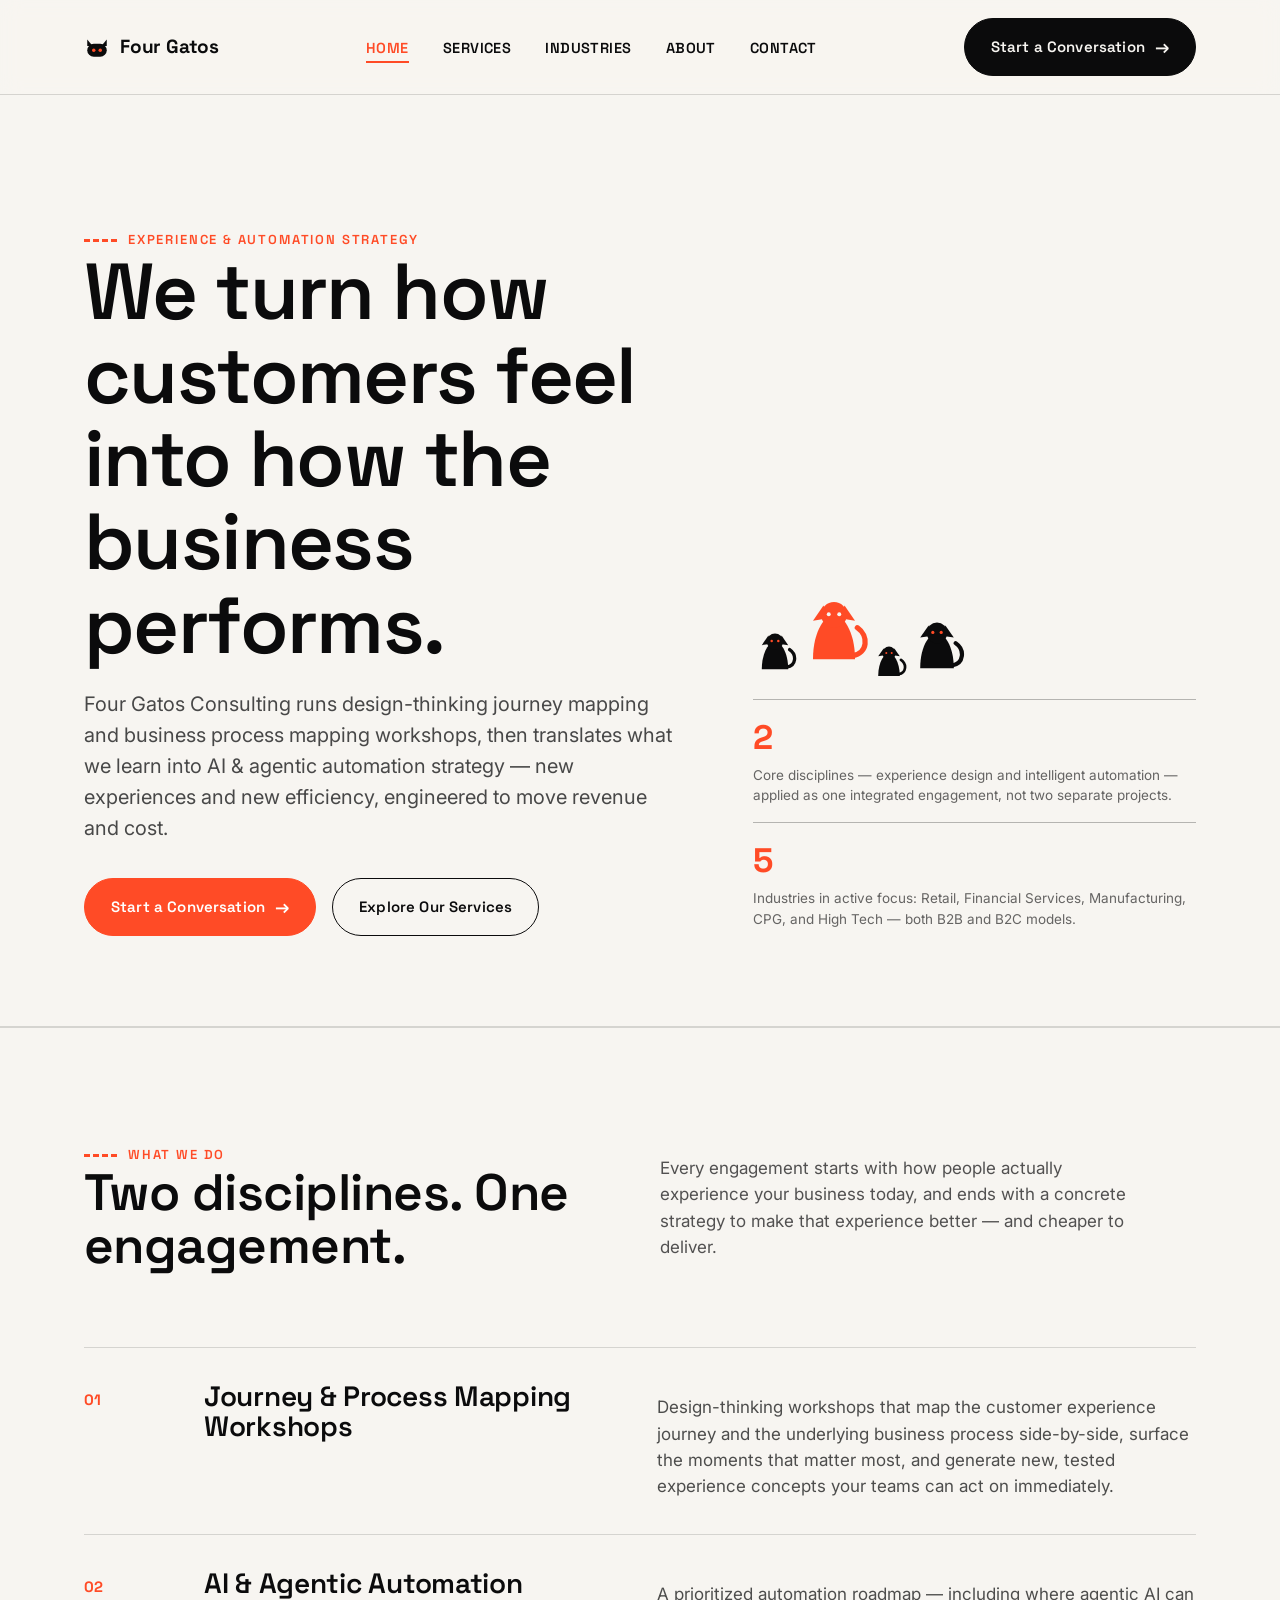
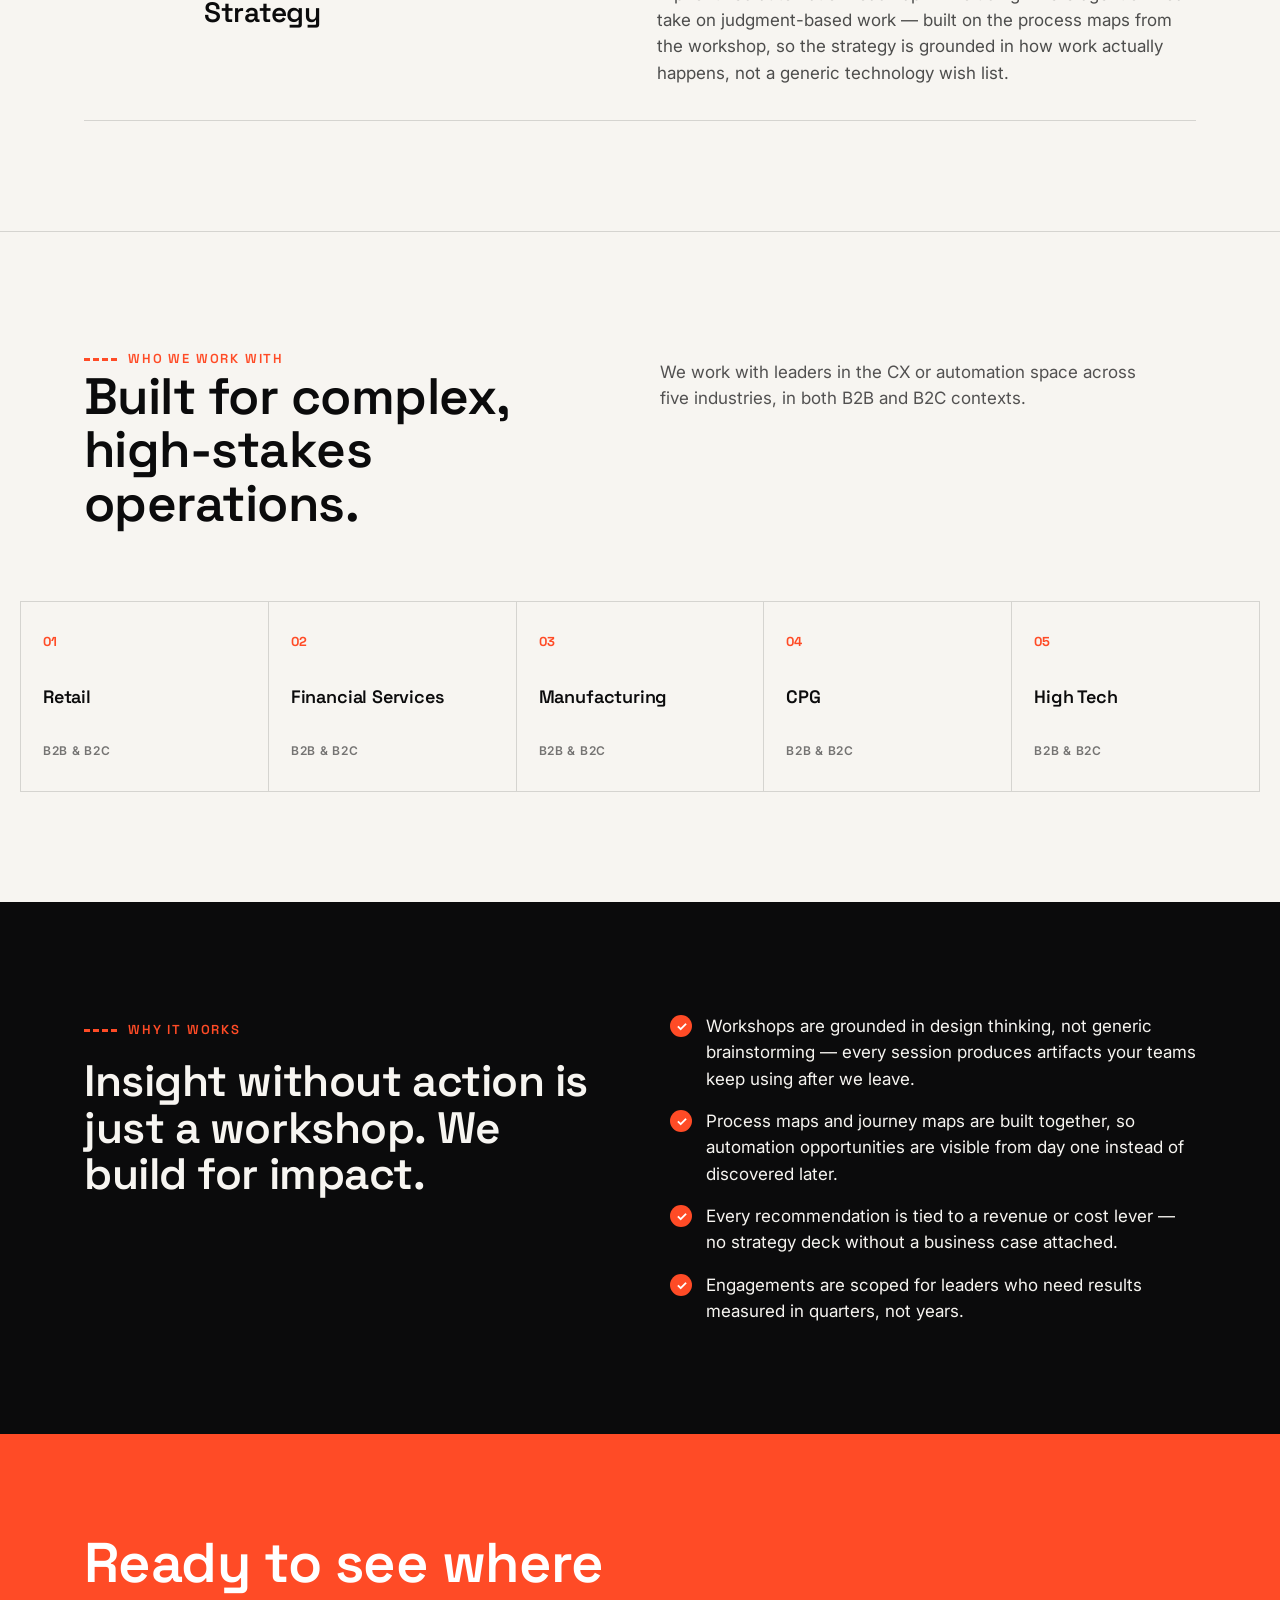
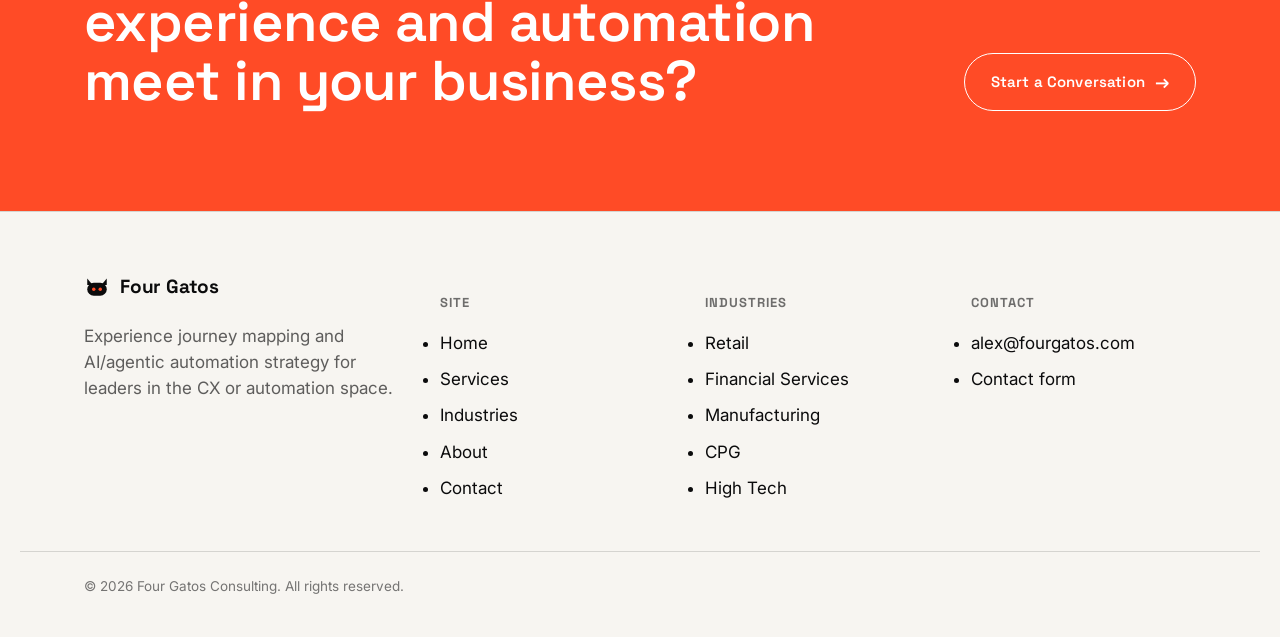
<file: index.html>
<!DOCTYPE html>
<html lang="en">
<head>
<meta charset="UTF-8">
<meta name="viewport" content="width=device-width, initial-scale=1.0">
<title>Four Gatos Consulting — Experience-Led Growth for the Enterprise</title>
<meta name="description" content="Design-thinking journey mapping, business process mapping, and AI/agentic automation strategy for leaders in the CX or automation space — built to grow revenue and cut cost.">
<link rel="icon" href="data:image/svg+xml,<svg xmlns=%22http://www.w3.org/2000/svg%22 viewBox=%220 0 48 48%22><rect width=%2248%22 height=%2248%22 rx=%2210%22 fill=%22%230b0b0c%22/><path d=%22M10 12 L18 22 L10 22 Z%22 fill=%22%23f7f5f1%22/><path d=%22M38 12 L38 22 L30 22 Z%22 fill=%22%23f7f5f1%22/><rect x=%2210%22 y=%2220%22 width=%2228%22 height=%2220%22 rx=%2210%22 fill=%22%23f7f5f1%22/><circle cx=%2220%22 cy=%2230%22 r=%222.6%22 fill=%22%23ff4b26%22/><circle cx=%2228%22 cy=%2230%22 r=%222.6%22 fill=%22%23ff4b26%22/></svg>">
<link rel="preconnect" href="https://fonts.googleapis.com">
<link rel="preconnect" href="https://fonts.gstatic.com" crossorigin>
<link href="https://fonts.googleapis.com/css2?family=Inter:wght@400;500;600;700&family=Space+Grotesk:wght@500;600;700&display=swap" rel="stylesheet">
<link rel="stylesheet" href="styles.css">
</head>
<body>

<header class="site-header">
  <nav class="nav">
    <a class="brand" href="index.html"><svg class="brand-mark" viewBox="0 0 48 48" aria-hidden="true"><path class="cat-shape" d="M6 10 L16 22 L6 22 Z"/><path class="cat-shape" d="M42 10 L42 22 L32 22 Z"/><rect class="cat-shape" x="6" y="18" width="36" height="24" rx="12"/><circle class="cat-eye" cx="18" cy="30" r="3.2"/><circle class="cat-eye" cx="30" cy="30" r="3.2"/></svg>Four Gatos</a>
    <ul class="nav-links" id="nav-links">
      <li><a href="index.html" aria-current="page">Home</a></li>
      <li><a href="services.html">Services</a></li>
      <li><a href="industries.html">Industries</a></li>
      <li><a href="about.html">About</a></li>
      <li><a href="contact.html">Contact</a></li>
    </ul>
    <div class="nav-cta">
      <a class="btn btn-solid" href="contact.html">Start a Conversation <span class="btn-arrow">&rarr;</span></a>
      <button class="nav-toggle" aria-label="Toggle menu" aria-expanded="false">
        <span></span><span></span><span></span>
      </button>
    </div>
  </nav>
</header>

<main>

  <!-- Hero -->
  <section class="hero">
    <div class="wrap hero-grid">
      <div>
        <span class="eyebrow">Experience &amp; Automation Strategy</span>
        <h1>We turn how customers feel into how the business performs.</h1>
        <p class="lede">Four Gatos Consulting runs design-thinking journey mapping and business process mapping workshops, then translates what we learn into AI &amp; agentic automation strategy — new experiences and new efficiency, engineered to move revenue and cost.</p>
        <div class="hero-actions">
          <a class="btn btn-signal" href="contact.html">Start a Conversation <span class="btn-arrow">&rarr;</span></a>
          <a class="btn" href="services.html">Explore Our Services</a>
        </div>
      </div>
      <div class="hero-aside">
        <div class="cat-cluster" aria-hidden="true">
          <svg style="width:44px;height:44px;" viewBox="0 0 120 120"><path class="cat-tail" stroke-width="9" d="M92 104 C118 100 120 70 100 56"/><path class="cat-shape" d="M24 110 C24 60 46 34 60 34 C74 34 96 60 96 110 Z"/><circle class="cat-shape" cx="60" cy="34" r="22"/><path class="cat-shape" d="M42 18 L24 44 L50 40 Z"/><path class="cat-shape" d="M78 18 L96 44 L70 40 Z"/><circle class="cat-eye" cx="51" cy="33" r="3.4"/><circle class="cat-eye" cx="69" cy="33" r="3.4"/></svg>
          <svg class="cat-figure-accent" style="width:70px;height:70px;transform:translateY(-8px);" viewBox="0 0 120 120"><path class="cat-tail" stroke-width="9" d="M92 104 C118 100 120 70 100 56"/><path class="cat-shape" d="M24 110 C24 60 46 34 60 34 C74 34 96 60 96 110 Z"/><circle class="cat-shape" cx="60" cy="34" r="22"/><path class="cat-shape" d="M42 18 L24 44 L50 40 Z"/><path class="cat-shape" d="M78 18 L96 44 L70 40 Z"/><circle class="cat-eye" cx="51" cy="33" r="3.4"/><circle class="cat-eye" cx="69" cy="33" r="3.4"/></svg>
          <svg style="width:36px;height:36px;transform:translateY(6px);" viewBox="0 0 120 120"><path class="cat-tail" stroke-width="9" d="M92 104 C118 100 120 70 100 56"/><path class="cat-shape" d="M24 110 C24 60 46 34 60 34 C74 34 96 60 96 110 Z"/><circle class="cat-shape" cx="60" cy="34" r="22"/><path class="cat-shape" d="M42 18 L24 44 L50 40 Z"/><path class="cat-shape" d="M78 18 L96 44 L70 40 Z"/><circle class="cat-eye" cx="51" cy="33" r="3.4"/><circle class="cat-eye" cx="69" cy="33" r="3.4"/></svg>
          <svg style="width:56px;height:56px;" viewBox="0 0 120 120"><path class="cat-tail" stroke-width="9" d="M92 104 C118 100 120 70 100 56"/><path class="cat-shape" d="M24 110 C24 60 46 34 60 34 C74 34 96 60 96 110 Z"/><circle class="cat-shape" cx="60" cy="34" r="22"/><path class="cat-shape" d="M42 18 L24 44 L50 40 Z"/><path class="cat-shape" d="M78 18 L96 44 L70 40 Z"/><circle class="cat-eye" cx="51" cy="33" r="3.4"/><circle class="cat-eye" cx="69" cy="33" r="3.4"/></svg>
        </div>
        <div class="stat">
          <div class="num">2</div>
          <div class="label">Core disciplines — experience design and intelligent automation — applied as one integrated engagement, not two separate projects.</div>
        </div>
        <div class="stat">
          <div class="num">5</div>
          <div class="label">Industries in active focus: Retail, Financial Services, Manufacturing, CPG, and High Tech — both B2B and B2C models.</div>
        </div>
      </div>
    </div>
  </section>

  <!-- Services overview -->
  <section class="section-border-top">
    <div class="wrap">
      <div class="section-head">
        <div>
          <span class="eyebrow">What We Do</span>
          <h2>Two disciplines. One engagement.</h2>
        </div>
        <p class="desc">Every engagement starts with how people actually experience your business today, and ends with a concrete strategy to make that experience better — and cheaper to deliver.</p>
      </div>

      <div class="row-list">
        <div class="row-item">
          <span class="idx">01</span>
          <h3>Journey &amp; Process Mapping Workshops</h3>
          <p>Design-thinking workshops that map the customer experience journey and the underlying business process side-by-side, surface the moments that matter most, and generate new, tested experience concepts your teams can act on immediately.</p>
        </div>
        <div class="row-item">
          <span class="idx">02</span>
          <h3>AI &amp; Agentic Automation Strategy</h3>
          <p>A prioritized automation roadmap — including where agentic AI can take on judgment-based work — built on the process maps from the workshop, so the strategy is grounded in how work actually happens, not a generic technology wish list.</p>
        </div>
      </div>
    </div>
  </section>

  <!-- Industries strip -->
  <section class="section-border-top">
    <div class="wrap">
      <div class="section-head">
        <div>
          <span class="eyebrow">Who We Work With</span>
          <h2>Built for complex, high-stakes operations.</h2>
        </div>
        <p class="desc">We work with leaders in the CX or automation space across five industries, in both B2B and B2C contexts.</p>
      </div>
    </div>
    <div class="industry-grid wrap" style="padding-left:0;padding-right:0;">
      <a class="industry-cell" href="industries.html#retail">
        <span class="num">01</span>
        <h4>Retail</h4>
        <span class="mode">B2B &amp; B2C</span>
      </a>
      <a class="industry-cell" href="industries.html#financial-services">
        <span class="num">02</span>
        <h4>Financial Services</h4>
        <span class="mode">B2B &amp; B2C</span>
      </a>
      <a class="industry-cell" href="industries.html#manufacturing">
        <span class="num">03</span>
        <h4>Manufacturing</h4>
        <span class="mode">B2B &amp; B2C</span>
      </a>
      <a class="industry-cell" href="industries.html#cpg">
        <span class="num">04</span>
        <h4>CPG</h4>
        <span class="mode">B2B &amp; B2C</span>
      </a>
      <a class="industry-cell" href="industries.html#high-tech">
        <span class="num">05</span>
        <h4>High Tech</h4>
        <span class="mode">B2B &amp; B2C</span>
      </a>
    </div>
  </section>

  <!-- Why / outcomes -->
  <section class="section-dark section-border-top">
    <div class="wrap split">
      <div>
        <span class="eyebrow">Why It Works</span>
        <h2 style="font-size:clamp(28px,3.6vw,44px); margin-top:18px;">Insight without action is just a workshop. We build for impact.</h2>
      </div>
      <div>
        <ul class="check-list">
          <li><span class="mark">&#10003;</span><span>Workshops are grounded in design thinking, not generic brainstorming — every session produces artifacts your teams keep using after we leave.</span></li>
          <li><span class="mark">&#10003;</span><span>Process maps and journey maps are built together, so automation opportunities are visible from day one instead of discovered later.</span></li>
          <li><span class="mark">&#10003;</span><span>Every recommendation is tied to a revenue or cost lever — no strategy deck without a business case attached.</span></li>
          <li><span class="mark">&#10003;</span><span>Engagements are scoped for leaders who need results measured in quarters, not years.</span></li>
        </ul>
      </div>
    </div>
  </section>

  <!-- CTA Banner -->
  <section class="banner">
    <div class="wrap banner-row">
      <h2>Ready to see where experience and automation meet in your business?</h2>
      <a class="btn" href="contact.html">Start a Conversation <span class="btn-arrow">&rarr;</span></a>
    </div>
  </section>

</main>

<footer class="site-footer">
  <div class="wrap footer-grid">
    <div>
      <a class="brand" href="index.html"><svg class="brand-mark" viewBox="0 0 48 48" aria-hidden="true"><path class="cat-shape" d="M6 10 L16 22 L6 22 Z"/><path class="cat-shape" d="M42 10 L42 22 L32 22 Z"/><rect class="cat-shape" x="6" y="18" width="36" height="24" rx="12"/><circle class="cat-eye" cx="18" cy="30" r="3.2"/><circle class="cat-eye" cx="30" cy="30" r="3.2"/></svg>Four Gatos</a>
      <p style="margin-top:16px; max-width:32ch; color:color-mix(in srgb, var(--ink) 65%, var(--paper));">Experience journey mapping and AI/agentic automation strategy for leaders in the CX or automation space.</p>
    </div>
    <div>
      <h5>Site</h5>
      <ul>
        <li><a href="index.html">Home</a></li>
        <li><a href="services.html">Services</a></li>
        <li><a href="industries.html">Industries</a></li>
        <li><a href="about.html">About</a></li>
        <li><a href="contact.html">Contact</a></li>
      </ul>
    </div>
    <div>
      <h5>Industries</h5>
      <ul>
        <li><a href="industries.html#retail">Retail</a></li>
        <li><a href="industries.html#financial-services">Financial Services</a></li>
        <li><a href="industries.html#manufacturing">Manufacturing</a></li>
        <li><a href="industries.html#cpg">CPG</a></li>
        <li><a href="industries.html#high-tech">High Tech</a></li>
      </ul>
    </div>
    <div>
      <h5>Contact</h5>
      <ul>
        <li><a href="mailto:alex@fourgatos.com">alex@fourgatos.com</a></li>
        <li><a href="contact.html">Contact form</a></li>
      </ul>
    </div>
  </div>
  <div class="wrap footer-bottom">
    <span>&copy; 2026 Four Gatos Consulting. All rights reserved.</span>
  </div>
</footer>

<script src="script.js"></script>
</body>
</html>
</file>
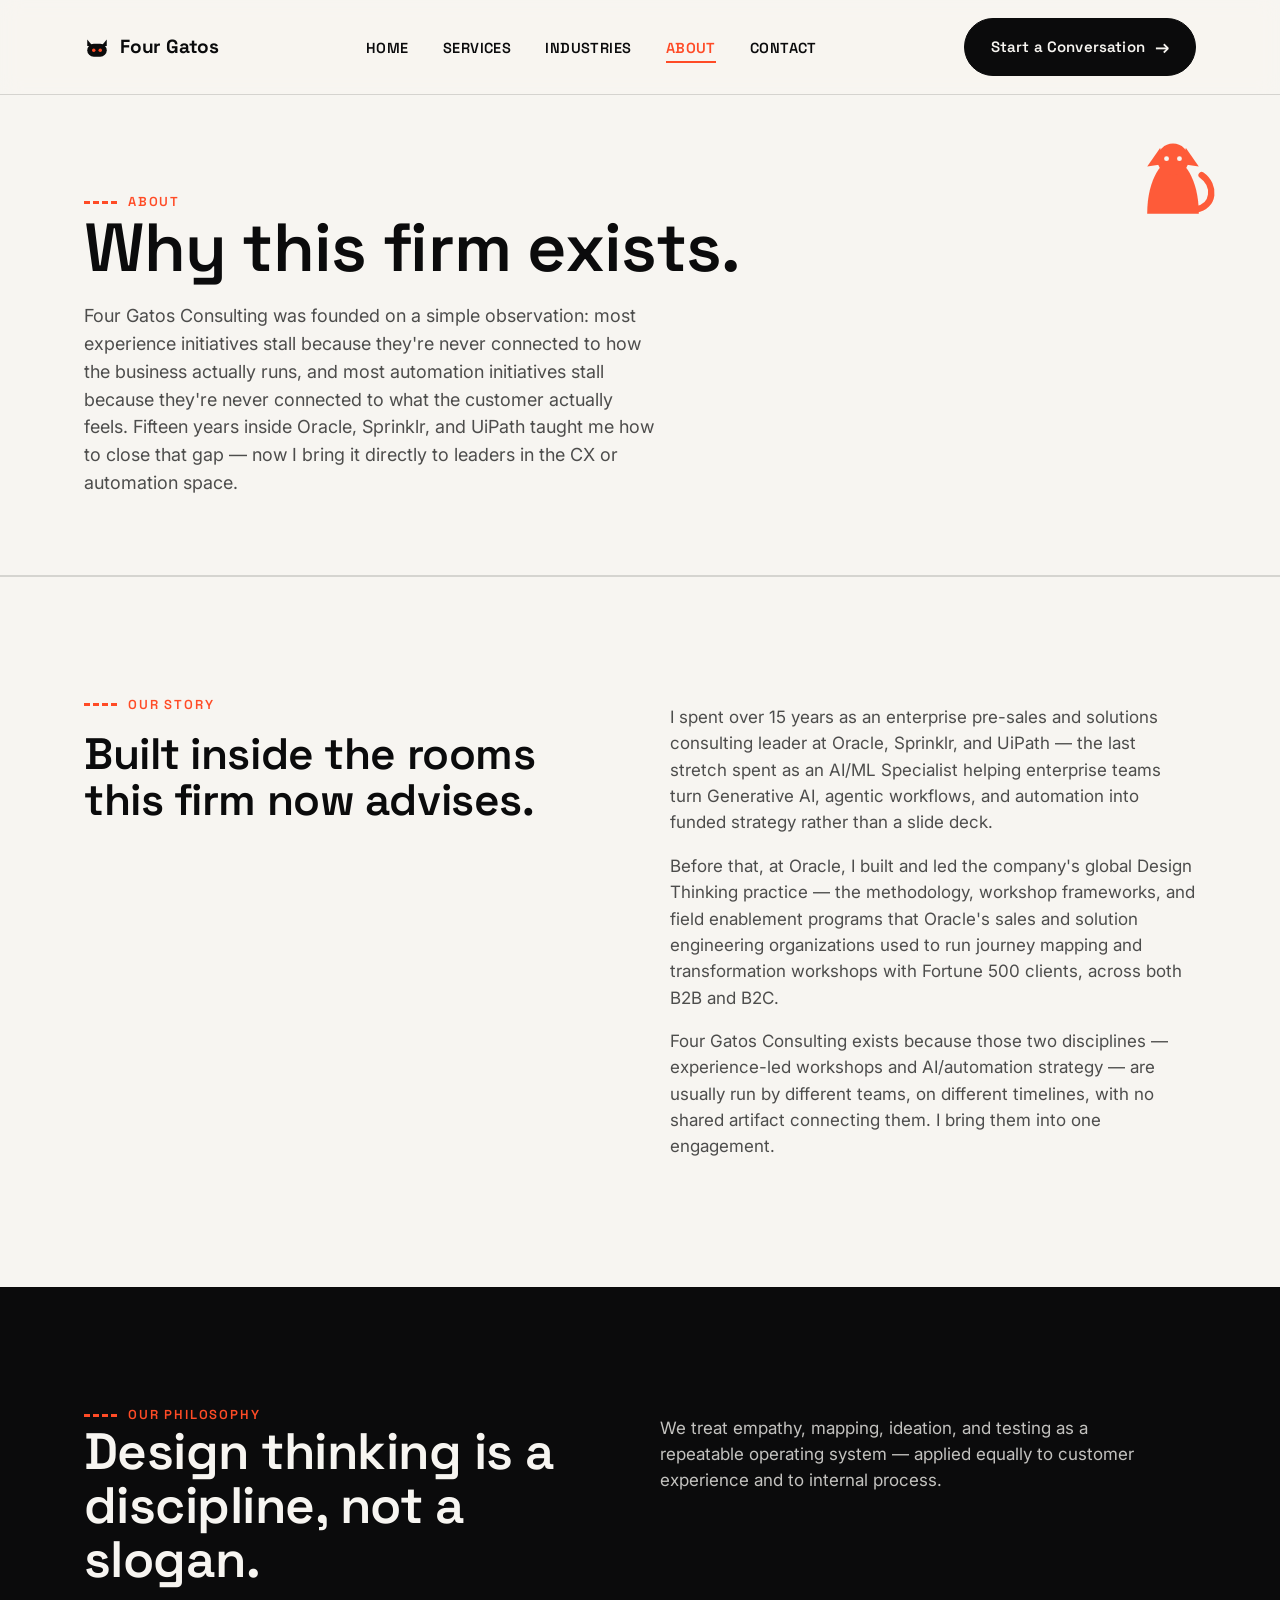
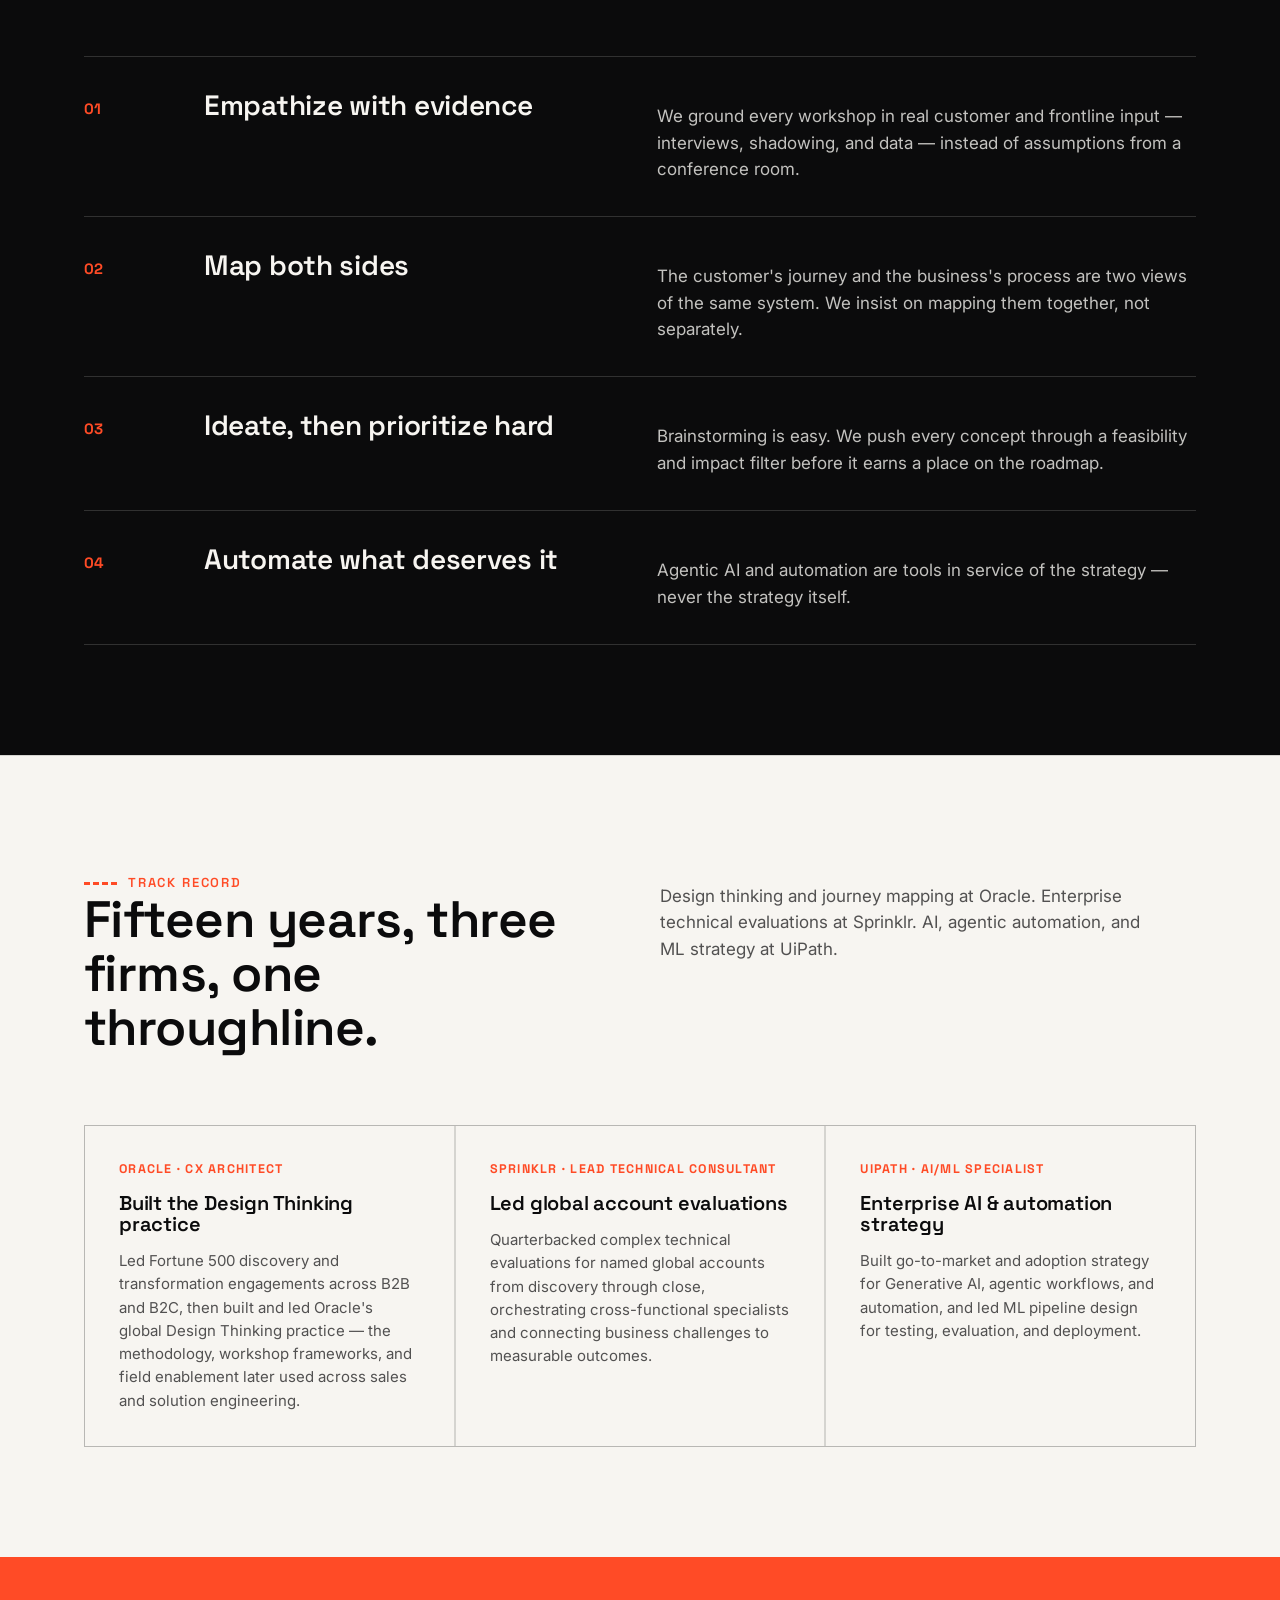
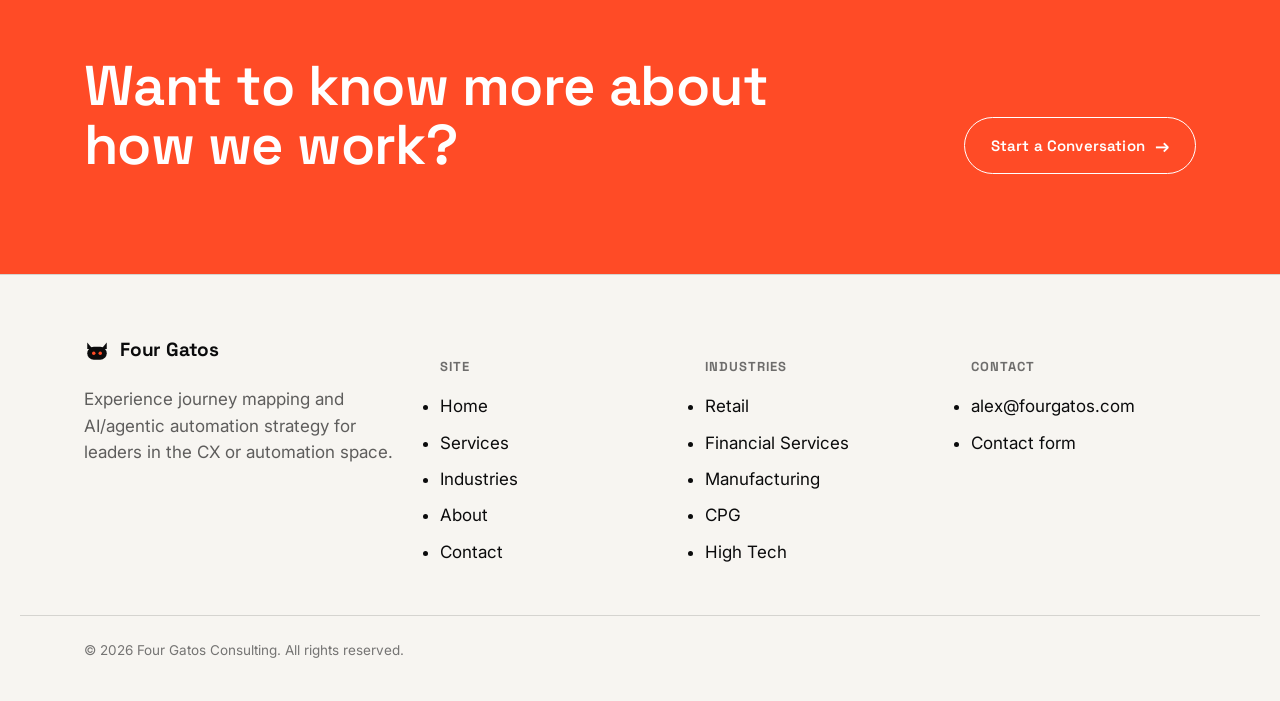
<file: about.html>
<!DOCTYPE html>
<html lang="en">
<head>
<meta charset="UTF-8">
<meta name="viewport" content="width=device-width, initial-scale=1.0">
<title>About — Four Gatos Consulting</title>
<meta name="description" content="Our story, approach, and philosophy behind design-thinking experience workshops and AI automation strategy.">
<link rel="icon" href="data:image/svg+xml,<svg xmlns=%22http://www.w3.org/2000/svg%22 viewBox=%220 0 48 48%22><rect width=%2248%22 height=%2248%22 rx=%2210%22 fill=%22%230b0b0c%22/><path d=%22M10 12 L18 22 L10 22 Z%22 fill=%22%23f7f5f1%22/><path d=%22M38 12 L38 22 L30 22 Z%22 fill=%22%23f7f5f1%22/><rect x=%2210%22 y=%2220%22 width=%2228%22 height=%2220%22 rx=%2210%22 fill=%22%23f7f5f1%22/><circle cx=%2220%22 cy=%2230%22 r=%222.6%22 fill=%22%23ff4b26%22/><circle cx=%2228%22 cy=%2230%22 r=%222.6%22 fill=%22%23ff4b26%22/></svg>">
<link rel="preconnect" href="https://fonts.googleapis.com">
<link rel="preconnect" href="https://fonts.gstatic.com" crossorigin>
<link href="https://fonts.googleapis.com/css2?family=Inter:wght@400;500;600;700&family=Space+Grotesk:wght@500;600;700&display=swap" rel="stylesheet">
<link rel="stylesheet" href="styles.css">
</head>
<body>

<header class="site-header">
  <nav class="nav">
    <a class="brand" href="index.html"><svg class="brand-mark" viewBox="0 0 48 48" aria-hidden="true"><path class="cat-shape" d="M6 10 L16 22 L6 22 Z"/><path class="cat-shape" d="M42 10 L42 22 L32 22 Z"/><rect class="cat-shape" x="6" y="18" width="36" height="24" rx="12"/><circle class="cat-eye" cx="18" cy="30" r="3.2"/><circle class="cat-eye" cx="30" cy="30" r="3.2"/></svg>Four Gatos</a>
    <ul class="nav-links" id="nav-links">
      <li><a href="index.html">Home</a></li>
      <li><a href="services.html">Services</a></li>
      <li><a href="industries.html">Industries</a></li>
      <li><a href="about.html" aria-current="page">About</a></li>
      <li><a href="contact.html">Contact</a></li>
    </ul>
    <div class="nav-cta">
      <a class="btn btn-solid" href="contact.html">Start a Conversation <span class="btn-arrow">&rarr;</span></a>
      <button class="nav-toggle" aria-label="Toggle menu" aria-expanded="false">
        <span></span><span></span><span></span>
      </button>
    </div>
  </nav>
</header>

<main>

  <section class="page-hero"><svg class="page-hero-mark" viewBox="0 0 120 120" aria-hidden="true"><path class="cat-tail" stroke-width="9" d="M92 104 C118 100 120 70 100 56"/><path class="cat-shape" d="M24 110 C24 60 46 34 60 34 C74 34 96 60 96 110 Z"/><circle class="cat-shape" cx="60" cy="34" r="22"/><path class="cat-shape" d="M42 18 L24 44 L50 40 Z"/><path class="cat-shape" d="M78 18 L96 44 L70 40 Z"/><circle class="cat-eye" cx="51" cy="33" r="3.4"/><circle class="cat-eye" cx="69" cy="33" r="3.4"/></svg>
    <div class="wrap">
      <span class="eyebrow">About</span>
      <h1>Why this firm exists.</h1>
      <p class="lede">Four Gatos Consulting was founded on a simple observation: most experience initiatives stall because they're never connected to how the business actually runs, and most automation initiatives stall because they're never connected to what the customer actually feels. Fifteen years inside Oracle, Sprinklr, and UiPath taught me how to close that gap — now I bring it directly to leaders in the CX or automation space.</p>
    </div>
  </section>

  <section class="section-border-top">
    <div class="wrap split">
      <div>
        <span class="eyebrow">Our Story</span>
        <h2 style="font-size:clamp(28px,3.6vw,44px); margin-top:16px;">Built inside the rooms this firm now advises.</h2>
      </div>
      <div>
        <p style="color:color-mix(in srgb, var(--ink) 72%, var(--paper)); max-width:56ch;">
          I spent over 15 years as an enterprise pre-sales and solutions consulting leader at Oracle, Sprinklr, and UiPath — the last stretch spent as an AI/ML Specialist helping enterprise teams turn Generative AI, agentic workflows, and automation into funded strategy rather than a slide deck.
        </p>
        <p style="color:color-mix(in srgb, var(--ink) 72%, var(--paper)); max-width:56ch; margin-top:16px;">
          Before that, at Oracle, I built and led the company's global Design Thinking practice — the methodology, workshop frameworks, and field enablement programs that Oracle's sales and solution engineering organizations used to run journey mapping and transformation workshops with Fortune 500 clients, across both B2B and B2C.
        </p>
        <p style="color:color-mix(in srgb, var(--ink) 72%, var(--paper)); max-width:56ch; margin-top:16px;">
          Four Gatos Consulting exists because those two disciplines — experience-led workshops and AI/automation strategy — are usually run by different teams, on different timelines, with no shared artifact connecting them. I bring them into one engagement.
        </p>
      </div>
    </div>
  </section>

  <!-- Philosophy -->
  <section class="section-dark section-border-top">
    <div class="wrap">
      <div class="section-head">
        <div>
          <span class="eyebrow">Our Philosophy</span>
          <h2>Design thinking is a discipline, not a slogan.</h2>
        </div>
        <p class="desc">We treat empathy, mapping, ideation, and testing as a repeatable operating system — applied equally to customer experience and to internal process.</p>
      </div>
      <div class="row-list">
        <div class="row-item">
          <span class="idx">01</span>
          <h3>Empathize with evidence</h3>
          <p>We ground every workshop in real customer and frontline input — interviews, shadowing, and data — instead of assumptions from a conference room.</p>
        </div>
        <div class="row-item">
          <span class="idx">02</span>
          <h3>Map both sides</h3>
          <p>The customer's journey and the business's process are two views of the same system. We insist on mapping them together, not separately.</p>
        </div>
        <div class="row-item">
          <span class="idx">03</span>
          <h3>Ideate, then prioritize hard</h3>
          <p>Brainstorming is easy. We push every concept through a feasibility and impact filter before it earns a place on the roadmap.</p>
        </div>
        <div class="row-item">
          <span class="idx">04</span>
          <h3>Automate what deserves it</h3>
          <p>Agentic AI and automation are tools in service of the strategy — never the strategy itself.</p>
        </div>
      </div>
    </div>
  </section>

  <section class="section-border-top">
    <div class="wrap">
      <div class="section-head">
        <div>
          <span class="eyebrow">Track Record</span>
          <h2>Fifteen years, three firms, one throughline.</h2>
        </div>
        <p class="desc">Design thinking and journey mapping at Oracle. Enterprise technical evaluations at Sprinklr. AI, agentic automation, and ML strategy at UiPath.</p>
      </div>
      <div class="card-grid">
        <div class="card">
          <span class="tag">Oracle · CX Architect</span>
          <h4>Built the Design Thinking practice</h4>
          <p>Led Fortune 500 discovery and transformation engagements across B2B and B2C, then built and led Oracle's global Design Thinking practice — the methodology, workshop frameworks, and field enablement later used across sales and solution engineering.</p>
        </div>
        <div class="card">
          <span class="tag">Sprinklr · Lead Technical Consultant</span>
          <h4>Led global account evaluations</h4>
          <p>Quarterbacked complex technical evaluations for named global accounts from discovery through close, orchestrating cross-functional specialists and connecting business challenges to measurable outcomes.</p>
        </div>
        <div class="card">
          <span class="tag">UiPath · AI/ML Specialist</span>
          <h4>Enterprise AI &amp; automation strategy</h4>
          <p>Built go-to-market and adoption strategy for Generative AI, agentic workflows, and automation, and led ML pipeline design for testing, evaluation, and deployment.</p>
        </div>
      </div>
    </div>
  </section>

  <section class="banner">
    <div class="wrap banner-row">
      <h2>Want to know more about how we work?</h2>
      <a class="btn" href="contact.html">Start a Conversation <span class="btn-arrow">&rarr;</span></a>
    </div>
  </section>

</main>

<footer class="site-footer">
  <div class="wrap footer-grid">
    <div>
      <a class="brand" href="index.html"><svg class="brand-mark" viewBox="0 0 48 48" aria-hidden="true"><path class="cat-shape" d="M6 10 L16 22 L6 22 Z"/><path class="cat-shape" d="M42 10 L42 22 L32 22 Z"/><rect class="cat-shape" x="6" y="18" width="36" height="24" rx="12"/><circle class="cat-eye" cx="18" cy="30" r="3.2"/><circle class="cat-eye" cx="30" cy="30" r="3.2"/></svg>Four Gatos</a>
      <p style="margin-top:16px; max-width:32ch; color:color-mix(in srgb, var(--ink) 65%, var(--paper));">Experience journey mapping and AI/agentic automation strategy for leaders in the CX or automation space.</p>
    </div>
    <div>
      <h5>Site</h5>
      <ul>
        <li><a href="index.html">Home</a></li>
        <li><a href="services.html">Services</a></li>
        <li><a href="industries.html">Industries</a></li>
        <li><a href="about.html">About</a></li>
        <li><a href="contact.html">Contact</a></li>
      </ul>
    </div>
    <div>
      <h5>Industries</h5>
      <ul>
        <li><a href="industries.html#retail">Retail</a></li>
        <li><a href="industries.html#financial-services">Financial Services</a></li>
        <li><a href="industries.html#manufacturing">Manufacturing</a></li>
        <li><a href="industries.html#cpg">CPG</a></li>
        <li><a href="industries.html#high-tech">High Tech</a></li>
      </ul>
    </div>
    <div>
      <h5>Contact</h5>
      <ul>
        <li><a href="mailto:alex@fourgatos.com">alex@fourgatos.com</a></li>
        <li><a href="contact.html">Contact form</a></li>
      </ul>
    </div>
  </div>
  <div class="wrap footer-bottom">
    <span>&copy; 2026 Four Gatos Consulting. All rights reserved.</span>
  </div>
</footer>

<script src="script.js"></script>
</body>
</html>
</file>
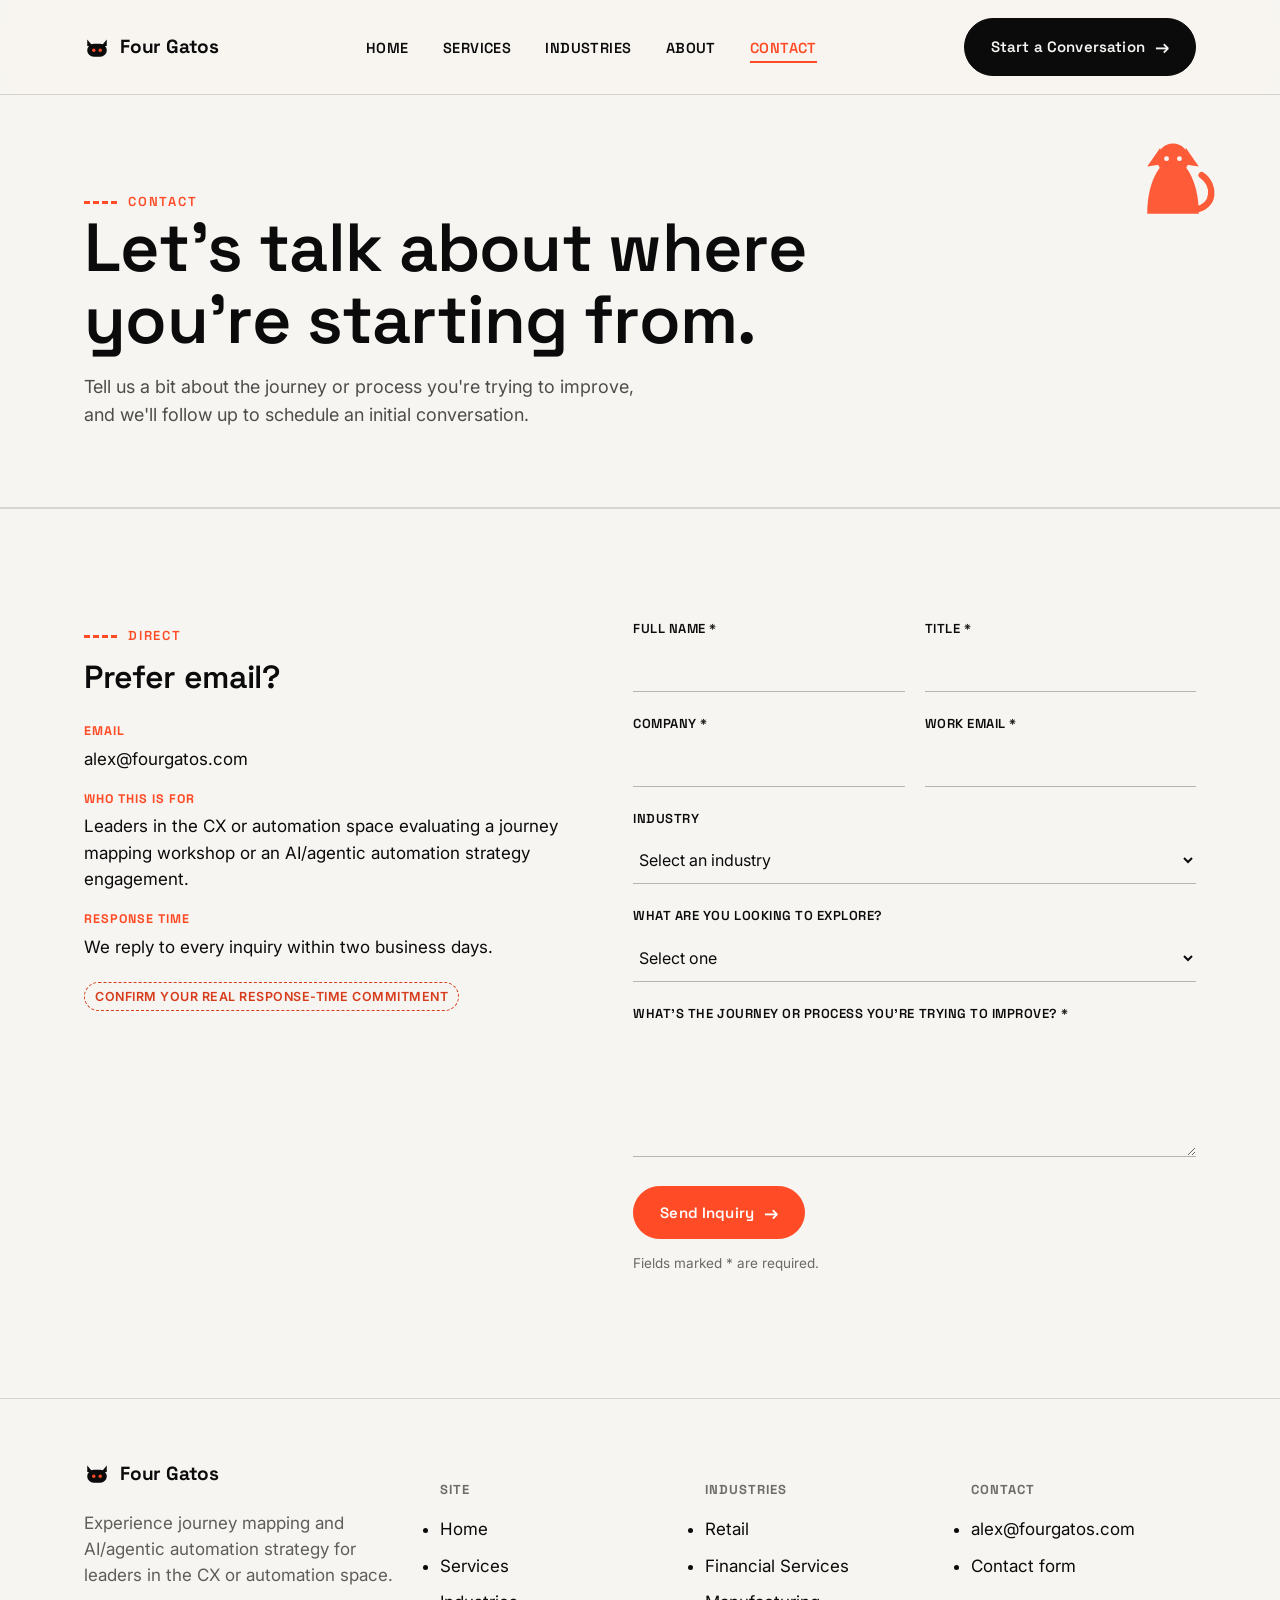
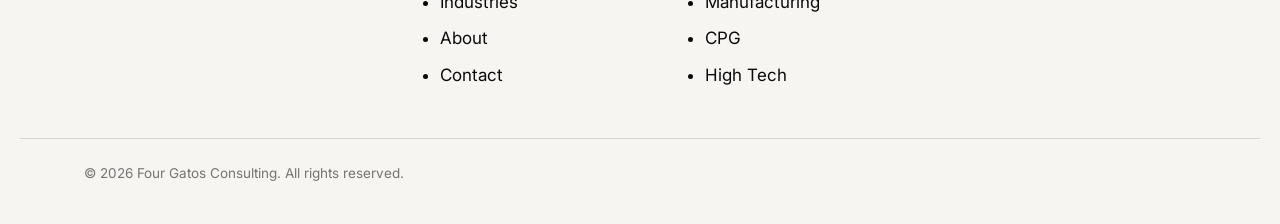
<file: contact.html>
<!DOCTYPE html>
<html lang="en">
<head>
<meta charset="UTF-8">
<meta name="viewport" content="width=device-width, initial-scale=1.0">
<title>Contact — Four Gatos Consulting</title>
<meta name="description" content="Get in touch to discuss a customer experience journey mapping workshop or an AI/agentic automation strategy engagement.">
<link rel="icon" href="data:image/svg+xml,<svg xmlns=%22http://www.w3.org/2000/svg%22 viewBox=%220 0 48 48%22><rect width=%2248%22 height=%2248%22 rx=%2210%22 fill=%22%230b0b0c%22/><path d=%22M10 12 L18 22 L10 22 Z%22 fill=%22%23f7f5f1%22/><path d=%22M38 12 L38 22 L30 22 Z%22 fill=%22%23f7f5f1%22/><rect x=%2210%22 y=%2220%22 width=%2228%22 height=%2220%22 rx=%2210%22 fill=%22%23f7f5f1%22/><circle cx=%2220%22 cy=%2230%22 r=%222.6%22 fill=%22%23ff4b26%22/><circle cx=%2228%22 cy=%2230%22 r=%222.6%22 fill=%22%23ff4b26%22/></svg>">
<link rel="preconnect" href="https://fonts.googleapis.com">
<link rel="preconnect" href="https://fonts.gstatic.com" crossorigin>
<link href="https://fonts.googleapis.com/css2?family=Inter:wght@400;500;600;700&family=Space+Grotesk:wght@500;600;700&display=swap" rel="stylesheet">
<link rel="stylesheet" href="styles.css">
</head>
<body>

<header class="site-header">
  <nav class="nav">
    <a class="brand" href="index.html"><svg class="brand-mark" viewBox="0 0 48 48" aria-hidden="true"><path class="cat-shape" d="M6 10 L16 22 L6 22 Z"/><path class="cat-shape" d="M42 10 L42 22 L32 22 Z"/><rect class="cat-shape" x="6" y="18" width="36" height="24" rx="12"/><circle class="cat-eye" cx="18" cy="30" r="3.2"/><circle class="cat-eye" cx="30" cy="30" r="3.2"/></svg>Four Gatos</a>
    <ul class="nav-links" id="nav-links">
      <li><a href="index.html">Home</a></li>
      <li><a href="services.html">Services</a></li>
      <li><a href="industries.html">Industries</a></li>
      <li><a href="about.html">About</a></li>
      <li><a href="contact.html" aria-current="page">Contact</a></li>
    </ul>
    <div class="nav-cta">
      <a class="btn btn-solid" href="contact.html">Start a Conversation <span class="btn-arrow">&rarr;</span></a>
      <button class="nav-toggle" aria-label="Toggle menu" aria-expanded="false">
        <span></span><span></span><span></span>
      </button>
    </div>
  </nav>
</header>

<main>

  <section class="page-hero"><svg class="page-hero-mark" viewBox="0 0 120 120" aria-hidden="true"><path class="cat-tail" stroke-width="9" d="M92 104 C118 100 120 70 100 56"/><path class="cat-shape" d="M24 110 C24 60 46 34 60 34 C74 34 96 60 96 110 Z"/><circle class="cat-shape" cx="60" cy="34" r="22"/><path class="cat-shape" d="M42 18 L24 44 L50 40 Z"/><path class="cat-shape" d="M78 18 L96 44 L70 40 Z"/><circle class="cat-eye" cx="51" cy="33" r="3.4"/><circle class="cat-eye" cx="69" cy="33" r="3.4"/></svg>
    <div class="wrap">
      <span class="eyebrow">Contact</span>
      <h1>Let's talk about where you're starting from.</h1>
      <p class="lede">Tell us a bit about the journey or process you're trying to improve, and we'll follow up to schedule an initial conversation.</p>
    </div>
  </section>

  <section class="section-border-top">
    <div class="wrap contact-grid">

      <div class="contact-info">
        <span class="eyebrow">Direct</span>
        <h2 style="font-size:clamp(24px,3vw,32px); margin-top:14px;">Prefer email?</h2>
        <dl>
          <div>
            <dt>Email</dt>
            <dd><a href="mailto:alex@fourgatos.com">alex@fourgatos.com</a></dd>
          </div>
          <div>
            <dt>Who This Is For</dt>
            <dd>Leaders in the CX or automation space evaluating a journey mapping workshop or an AI/agentic automation strategy engagement.</dd>
          </div>
          <div>
            <dt>Response Time</dt>
            <dd>We reply to every inquiry within two business days.</dd>
          </div>
        </dl>
        <span class="placeholder-flag" style="margin-top:22px;">Confirm your real response-time commitment</span>
      </div>

      <div>
        <form id="contact-form" action="https://formspree.io/f/mjykjvjv" method="POST" novalidate>
          <input type="hidden" name="_subject" value="New inquiry from fourgatos.com">
          <div class="form-row">
            <div class="form-field">
              <label for="name">Full name *</label>
              <input type="text" id="name" name="name" required autocomplete="name">
            </div>
            <div class="form-field">
              <label for="title">Title *</label>
              <input type="text" id="title" name="title" required autocomplete="organization-title">
            </div>
          </div>

          <div class="form-row">
            <div class="form-field">
              <label for="company">Company *</label>
              <input type="text" id="company" name="company" required autocomplete="organization">
            </div>
            <div class="form-field">
              <label for="email">Work email *</label>
              <input type="email" id="email" name="email" required autocomplete="email">
            </div>
          </div>

          <div class="form-field">
            <label for="industry">Industry</label>
            <select id="industry" name="industry">
              <option value="">Select an industry</option>
              <option value="retail">Retail</option>
              <option value="financial-services">Financial Services</option>
              <option value="manufacturing">Manufacturing</option>
              <option value="cpg">CPG</option>
              <option value="high-tech">High Tech</option>
              <option value="other">Other</option>
            </select>
          </div>

          <div class="form-field">
            <label for="interest">What are you looking to explore?</label>
            <select id="interest" name="interest">
              <option value="">Select one</option>
              <option value="journey-mapping">Journey &amp; Process Mapping Workshop</option>
              <option value="ai-automation">AI &amp; Agentic Automation Strategy</option>
              <option value="both">Both / not sure yet</option>
            </select>
          </div>

          <div class="form-field">
            <label for="message">What's the journey or process you're trying to improve? *</label>
            <textarea id="message" name="message" rows="5" required></textarea>
          </div>

          <button type="submit" class="btn btn-signal">Send Inquiry <span class="btn-arrow">&rarr;</span></button>
          <p class="form-status"></p>
          <p class="form-note">Fields marked * are required.</p>
        </form>
      </div>

    </div>
  </section>

</main>

<footer class="site-footer">
  <div class="wrap footer-grid">
    <div>
      <a class="brand" href="index.html"><svg class="brand-mark" viewBox="0 0 48 48" aria-hidden="true"><path class="cat-shape" d="M6 10 L16 22 L6 22 Z"/><path class="cat-shape" d="M42 10 L42 22 L32 22 Z"/><rect class="cat-shape" x="6" y="18" width="36" height="24" rx="12"/><circle class="cat-eye" cx="18" cy="30" r="3.2"/><circle class="cat-eye" cx="30" cy="30" r="3.2"/></svg>Four Gatos</a>
      <p style="margin-top:16px; max-width:32ch; color:color-mix(in srgb, var(--ink) 65%, var(--paper));">Experience journey mapping and AI/agentic automation strategy for leaders in the CX or automation space.</p>
    </div>
    <div>
      <h5>Site</h5>
      <ul>
        <li><a href="index.html">Home</a></li>
        <li><a href="services.html">Services</a></li>
        <li><a href="industries.html">Industries</a></li>
        <li><a href="about.html">About</a></li>
        <li><a href="contact.html">Contact</a></li>
      </ul>
    </div>
    <div>
      <h5>Industries</h5>
      <ul>
        <li><a href="industries.html#retail">Retail</a></li>
        <li><a href="industries.html#financial-services">Financial Services</a></li>
        <li><a href="industries.html#manufacturing">Manufacturing</a></li>
        <li><a href="industries.html#cpg">CPG</a></li>
        <li><a href="industries.html#high-tech">High Tech</a></li>
      </ul>
    </div>
    <div>
      <h5>Contact</h5>
      <ul>
        <li><a href="mailto:alex@fourgatos.com">alex@fourgatos.com</a></li>
        <li><a href="contact.html">Contact form</a></li>
      </ul>
    </div>
  </div>
  <div class="wrap footer-bottom">
    <span>&copy; 2026 Four Gatos Consulting. All rights reserved.</span>
  </div>
</footer>

<script src="script.js"></script>
</body>
</html>
</file>
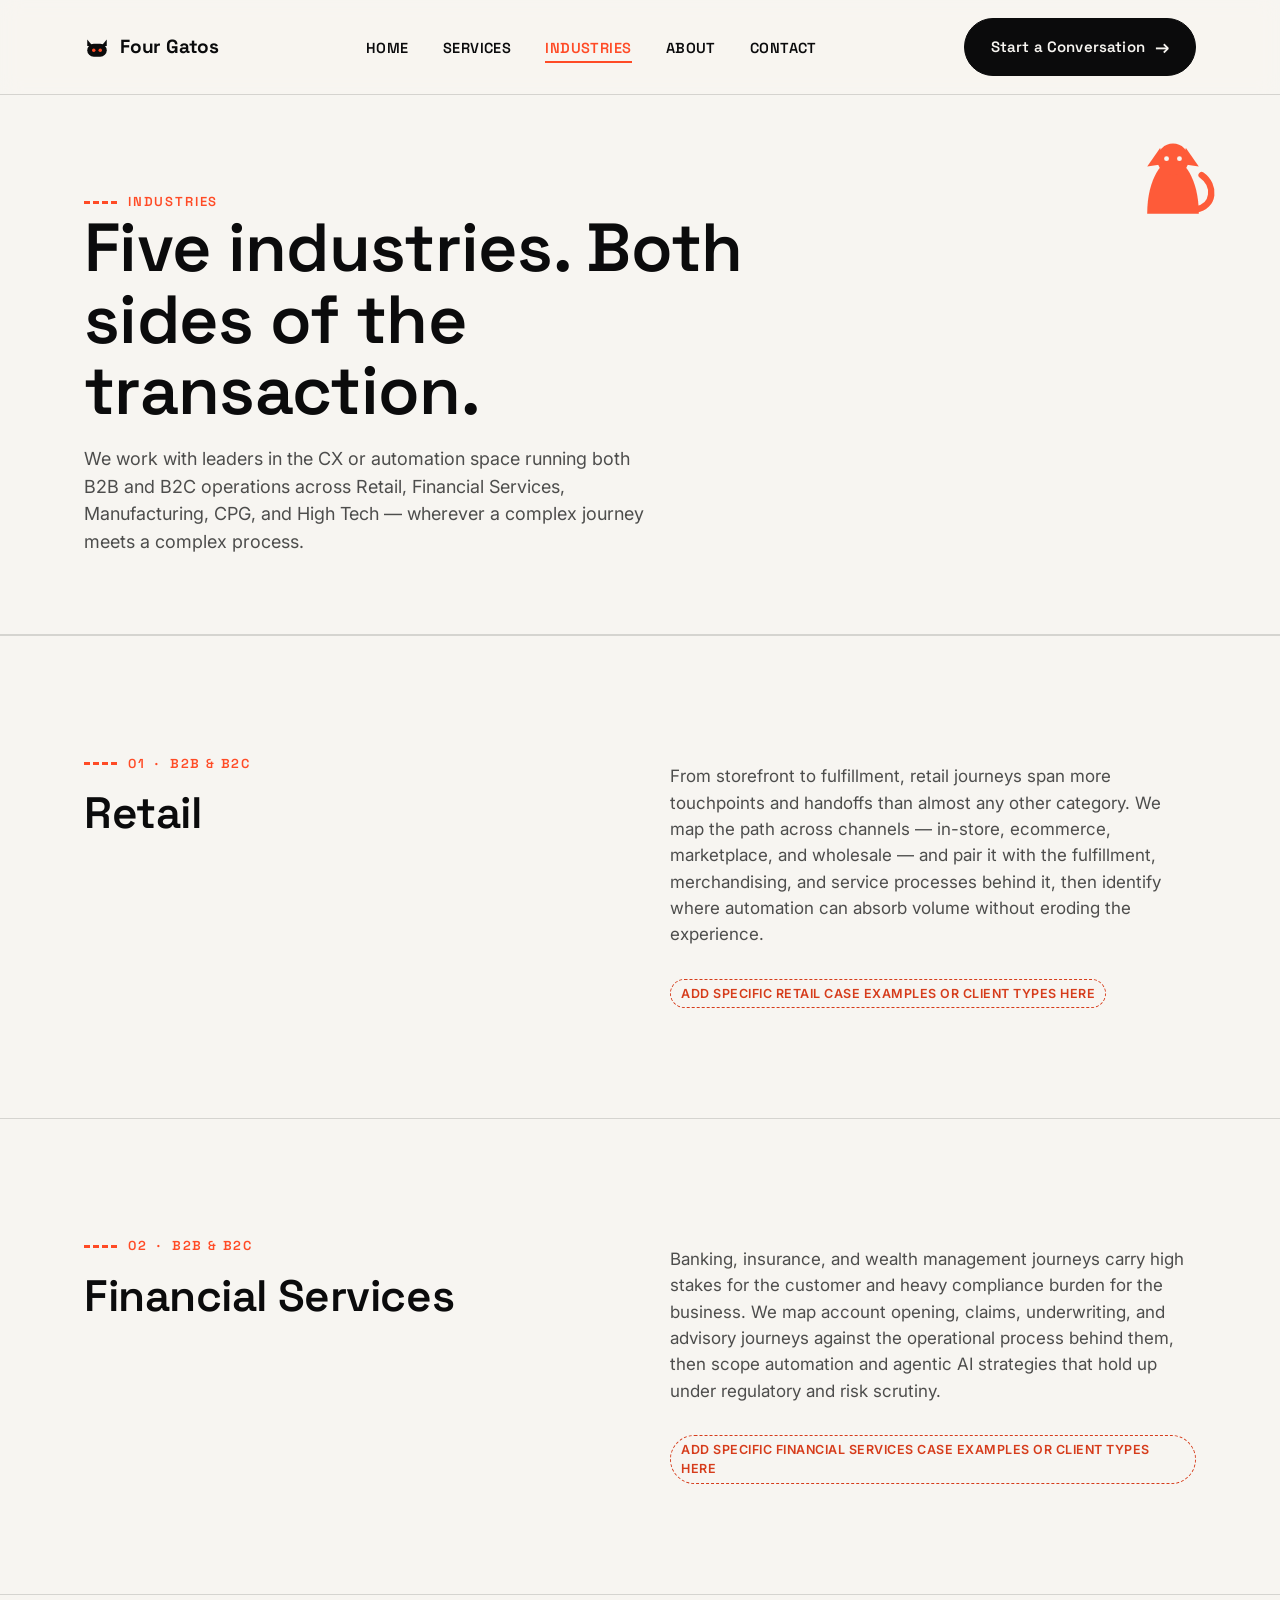
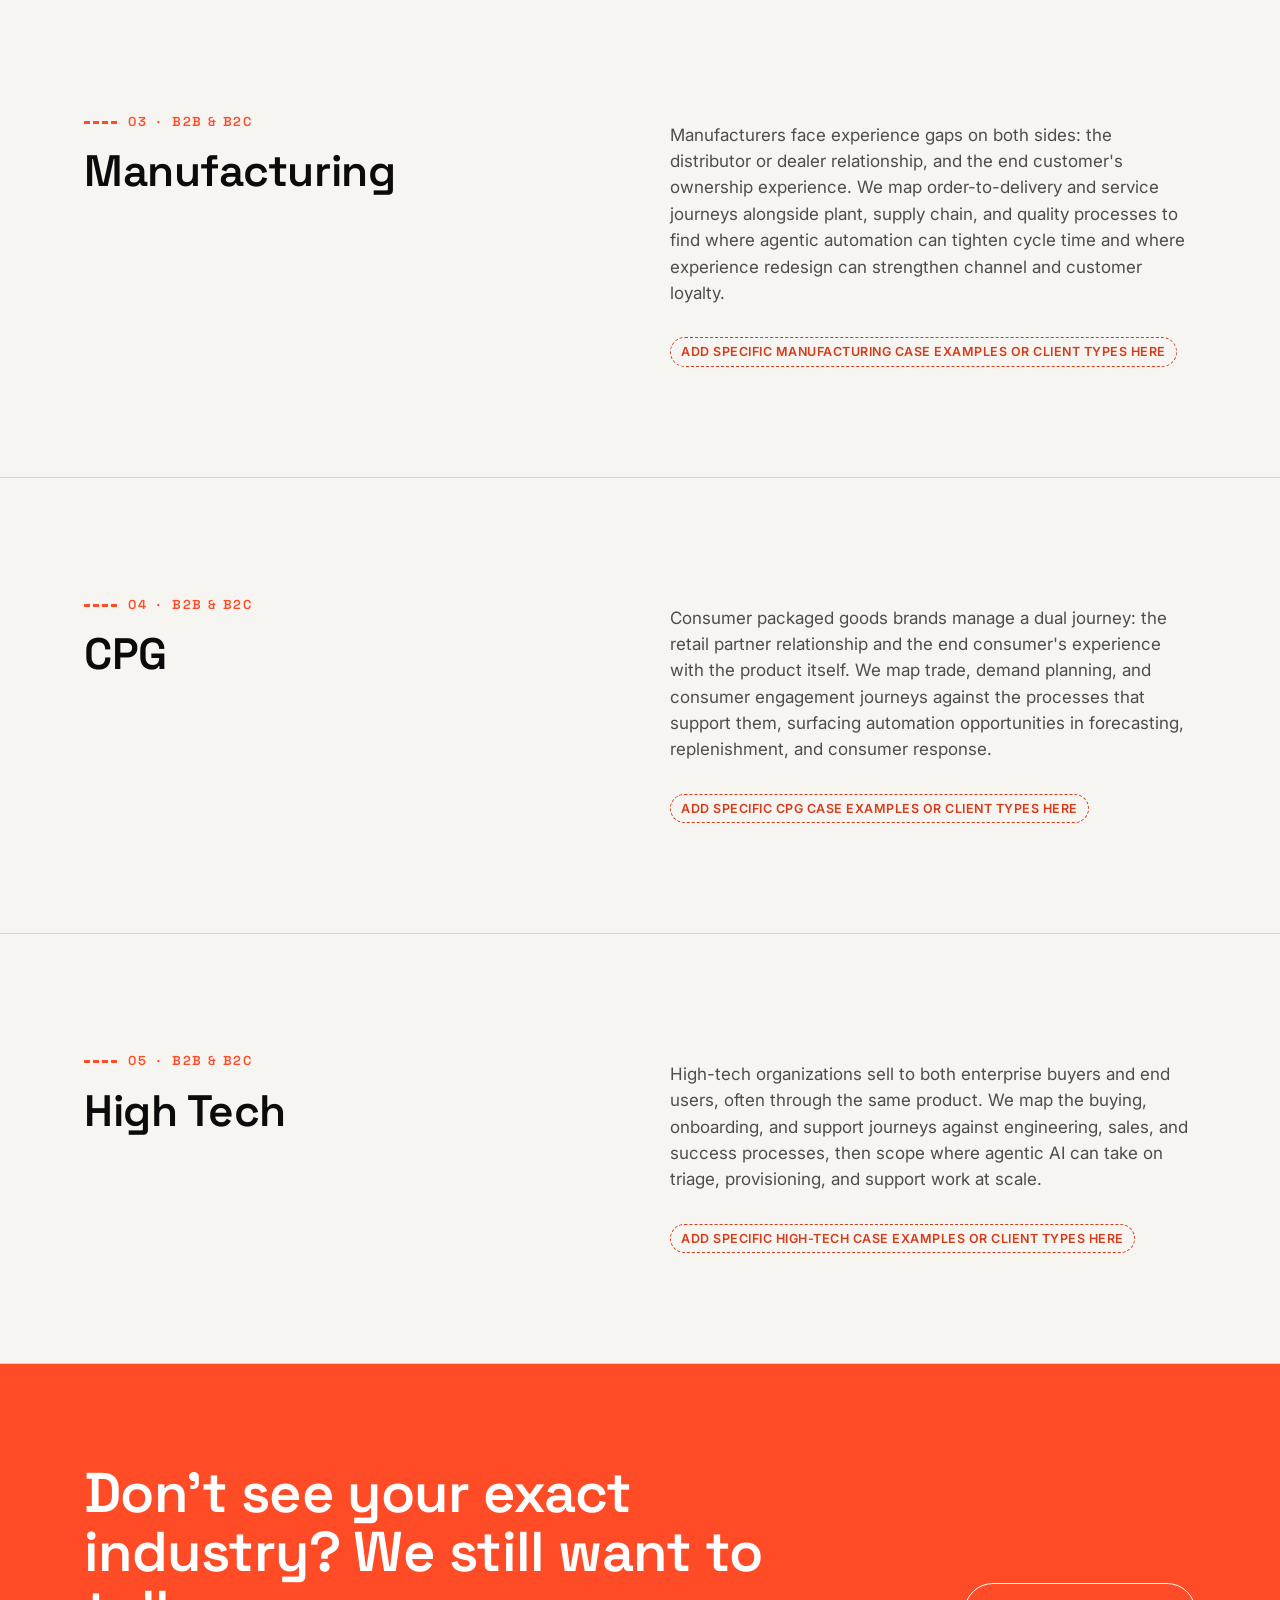
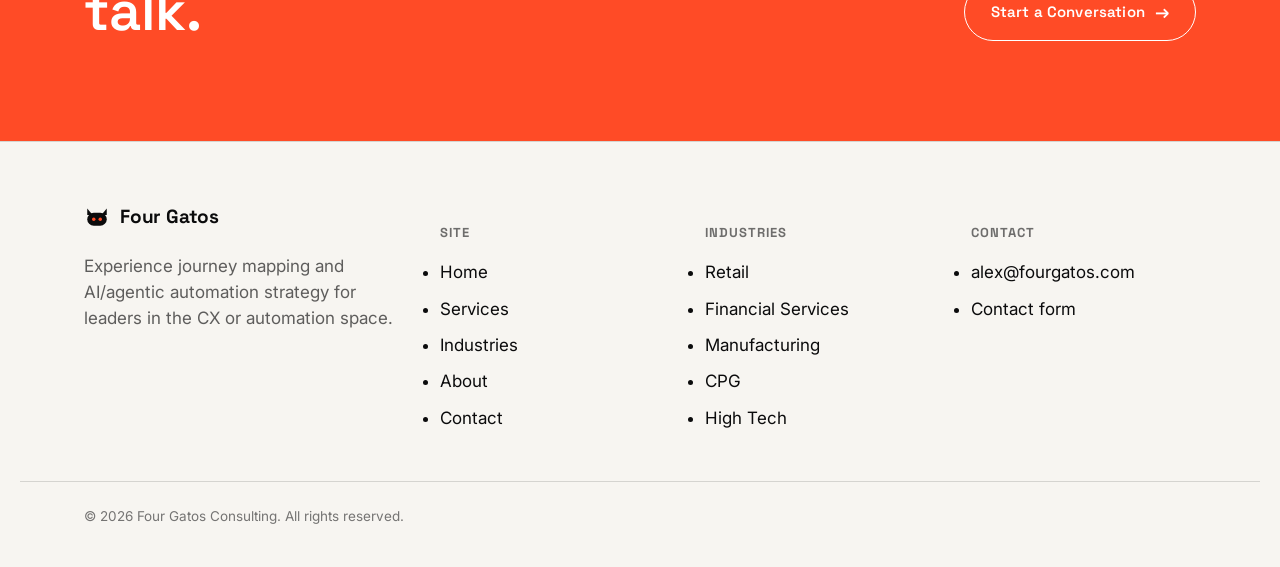
<file: industries.html>
<!DOCTYPE html>
<html lang="en">
<head>
<meta charset="UTF-8">
<meta name="viewport" content="width=device-width, initial-scale=1.0">
<title>Industries — Four Gatos Consulting</title>
<meta name="description" content="Experience journey mapping and AI automation strategy for Retail, Financial Services, Manufacturing, CPG, and High Tech — B2B and B2C.">
<link rel="icon" href="data:image/svg+xml,<svg xmlns=%22http://www.w3.org/2000/svg%22 viewBox=%220 0 48 48%22><rect width=%2248%22 height=%2248%22 rx=%2210%22 fill=%22%230b0b0c%22/><path d=%22M10 12 L18 22 L10 22 Z%22 fill=%22%23f7f5f1%22/><path d=%22M38 12 L38 22 L30 22 Z%22 fill=%22%23f7f5f1%22/><rect x=%2210%22 y=%2220%22 width=%2228%22 height=%2220%22 rx=%2210%22 fill=%22%23f7f5f1%22/><circle cx=%2220%22 cy=%2230%22 r=%222.6%22 fill=%22%23ff4b26%22/><circle cx=%2228%22 cy=%2230%22 r=%222.6%22 fill=%22%23ff4b26%22/></svg>">
<link rel="preconnect" href="https://fonts.googleapis.com">
<link rel="preconnect" href="https://fonts.gstatic.com" crossorigin>
<link href="https://fonts.googleapis.com/css2?family=Inter:wght@400;500;600;700&family=Space+Grotesk:wght@500;600;700&display=swap" rel="stylesheet">
<link rel="stylesheet" href="styles.css">
</head>
<body>

<header class="site-header">
  <nav class="nav">
    <a class="brand" href="index.html"><svg class="brand-mark" viewBox="0 0 48 48" aria-hidden="true"><path class="cat-shape" d="M6 10 L16 22 L6 22 Z"/><path class="cat-shape" d="M42 10 L42 22 L32 22 Z"/><rect class="cat-shape" x="6" y="18" width="36" height="24" rx="12"/><circle class="cat-eye" cx="18" cy="30" r="3.2"/><circle class="cat-eye" cx="30" cy="30" r="3.2"/></svg>Four Gatos</a>
    <ul class="nav-links" id="nav-links">
      <li><a href="index.html">Home</a></li>
      <li><a href="services.html">Services</a></li>
      <li><a href="industries.html" aria-current="page">Industries</a></li>
      <li><a href="about.html">About</a></li>
      <li><a href="contact.html">Contact</a></li>
    </ul>
    <div class="nav-cta">
      <a class="btn btn-solid" href="contact.html">Start a Conversation <span class="btn-arrow">&rarr;</span></a>
      <button class="nav-toggle" aria-label="Toggle menu" aria-expanded="false">
        <span></span><span></span><span></span>
      </button>
    </div>
  </nav>
</header>

<main>

  <section class="page-hero"><svg class="page-hero-mark" viewBox="0 0 120 120" aria-hidden="true"><path class="cat-tail" stroke-width="9" d="M92 104 C118 100 120 70 100 56"/><path class="cat-shape" d="M24 110 C24 60 46 34 60 34 C74 34 96 60 96 110 Z"/><circle class="cat-shape" cx="60" cy="34" r="22"/><path class="cat-shape" d="M42 18 L24 44 L50 40 Z"/><path class="cat-shape" d="M78 18 L96 44 L70 40 Z"/><circle class="cat-eye" cx="51" cy="33" r="3.4"/><circle class="cat-eye" cx="69" cy="33" r="3.4"/></svg>
    <div class="wrap">
      <span class="eyebrow">Industries</span>
      <h1>Five industries. Both sides of the transaction.</h1>
      <p class="lede">We work with leaders in the CX or automation space running both B2B and B2C operations across Retail, Financial Services, Manufacturing, CPG, and High Tech — wherever a complex journey meets a complex process.</p>
    </div>
  </section>

  <section class="section-border-top" id="retail">
    <div class="wrap split">
      <div>
        <span class="eyebrow">01 &nbsp;·&nbsp; B2B &amp; B2C</span>
        <h2 style="font-size:clamp(28px,3.6vw,44px); margin-top:16px;">Retail</h2>
      </div>
      <div>
        <p style="color:color-mix(in srgb, var(--ink) 72%, var(--paper)); max-width:56ch;">From storefront to fulfillment, retail journeys span more touchpoints and handoffs than almost any other category. We map the path across channels — in-store, ecommerce, marketplace, and wholesale — and pair it with the fulfillment, merchandising, and service processes behind it, then identify where automation can absorb volume without eroding the experience.</p>
        <div class="placeholder-flag" style="margin-top:14px;">Add specific retail case examples or client types here</div>
      </div>
    </div>
  </section>

  <section class="section-border-top" id="financial-services">
    <div class="wrap split">
      <div>
        <span class="eyebrow">02 &nbsp;·&nbsp; B2B &amp; B2C</span>
        <h2 style="font-size:clamp(28px,3.6vw,44px); margin-top:16px;">Financial Services</h2>
      </div>
      <div>
        <p style="color:color-mix(in srgb, var(--ink) 72%, var(--paper)); max-width:56ch;">Banking, insurance, and wealth management journeys carry high stakes for the customer and heavy compliance burden for the business. We map account opening, claims, underwriting, and advisory journeys against the operational process behind them, then scope automation and agentic AI strategies that hold up under regulatory and risk scrutiny.</p>
        <div class="placeholder-flag" style="margin-top:14px;">Add specific financial services case examples or client types here</div>
      </div>
    </div>
  </section>

  <section class="section-border-top" id="manufacturing">
    <div class="wrap split">
      <div>
        <span class="eyebrow">03 &nbsp;·&nbsp; B2B &amp; B2C</span>
        <h2 style="font-size:clamp(28px,3.6vw,44px); margin-top:16px;">Manufacturing</h2>
      </div>
      <div>
        <p style="color:color-mix(in srgb, var(--ink) 72%, var(--paper)); max-width:56ch;">Manufacturers face experience gaps on both sides: the distributor or dealer relationship, and the end customer's ownership experience. We map order-to-delivery and service journeys alongside plant, supply chain, and quality processes to find where agentic automation can tighten cycle time and where experience redesign can strengthen channel and customer loyalty.</p>
        <div class="placeholder-flag" style="margin-top:14px;">Add specific manufacturing case examples or client types here</div>
      </div>
    </div>
  </section>

  <section class="section-border-top" id="cpg">
    <div class="wrap split">
      <div>
        <span class="eyebrow">04 &nbsp;·&nbsp; B2B &amp; B2C</span>
        <h2 style="font-size:clamp(28px,3.6vw,44px); margin-top:16px;">CPG</h2>
      </div>
      <div>
        <p style="color:color-mix(in srgb, var(--ink) 72%, var(--paper)); max-width:56ch;">Consumer packaged goods brands manage a dual journey: the retail partner relationship and the end consumer's experience with the product itself. We map trade, demand planning, and consumer engagement journeys against the processes that support them, surfacing automation opportunities in forecasting, replenishment, and consumer response.</p>
        <div class="placeholder-flag" style="margin-top:14px;">Add specific CPG case examples or client types here</div>
      </div>
    </div>
  </section>

  <section class="section-border-top" id="high-tech" style="border-bottom:1px solid var(--line);">
    <div class="wrap split">
      <div>
        <span class="eyebrow">05 &nbsp;·&nbsp; B2B &amp; B2C</span>
        <h2 style="font-size:clamp(28px,3.6vw,44px); margin-top:16px;">High Tech</h2>
      </div>
      <div>
        <p style="color:color-mix(in srgb, var(--ink) 72%, var(--paper)); max-width:56ch;">High-tech organizations sell to both enterprise buyers and end users, often through the same product. We map the buying, onboarding, and support journeys against engineering, sales, and success processes, then scope where agentic AI can take on triage, provisioning, and support work at scale.</p>
        <div class="placeholder-flag" style="margin-top:14px;">Add specific high-tech case examples or client types here</div>
      </div>
    </div>
  </section>

  <section class="banner">
    <div class="wrap banner-row">
      <h2>Don't see your exact industry? We still want to talk.</h2>
      <a class="btn" href="contact.html">Start a Conversation <span class="btn-arrow">&rarr;</span></a>
    </div>
  </section>

</main>

<footer class="site-footer">
  <div class="wrap footer-grid">
    <div>
      <a class="brand" href="index.html"><svg class="brand-mark" viewBox="0 0 48 48" aria-hidden="true"><path class="cat-shape" d="M6 10 L16 22 L6 22 Z"/><path class="cat-shape" d="M42 10 L42 22 L32 22 Z"/><rect class="cat-shape" x="6" y="18" width="36" height="24" rx="12"/><circle class="cat-eye" cx="18" cy="30" r="3.2"/><circle class="cat-eye" cx="30" cy="30" r="3.2"/></svg>Four Gatos</a>
      <p style="margin-top:16px; max-width:32ch; color:color-mix(in srgb, var(--ink) 65%, var(--paper));">Experience journey mapping and AI/agentic automation strategy for leaders in the CX or automation space.</p>
    </div>
    <div>
      <h5>Site</h5>
      <ul>
        <li><a href="index.html">Home</a></li>
        <li><a href="services.html">Services</a></li>
        <li><a href="industries.html">Industries</a></li>
        <li><a href="about.html">About</a></li>
        <li><a href="contact.html">Contact</a></li>
      </ul>
    </div>
    <div>
      <h5>Industries</h5>
      <ul>
        <li><a href="industries.html#retail">Retail</a></li>
        <li><a href="industries.html#financial-services">Financial Services</a></li>
        <li><a href="industries.html#manufacturing">Manufacturing</a></li>
        <li><a href="industries.html#cpg">CPG</a></li>
        <li><a href="industries.html#high-tech">High Tech</a></li>
      </ul>
    </div>
    <div>
      <h5>Contact</h5>
      <ul>
        <li><a href="mailto:alex@fourgatos.com">alex@fourgatos.com</a></li>
        <li><a href="contact.html">Contact form</a></li>
      </ul>
    </div>
  </div>
  <div class="wrap footer-bottom">
    <span>&copy; 2026 Four Gatos Consulting. All rights reserved.</span>
  </div>
</footer>

<script src="script.js"></script>
</body>
</html>
</file>
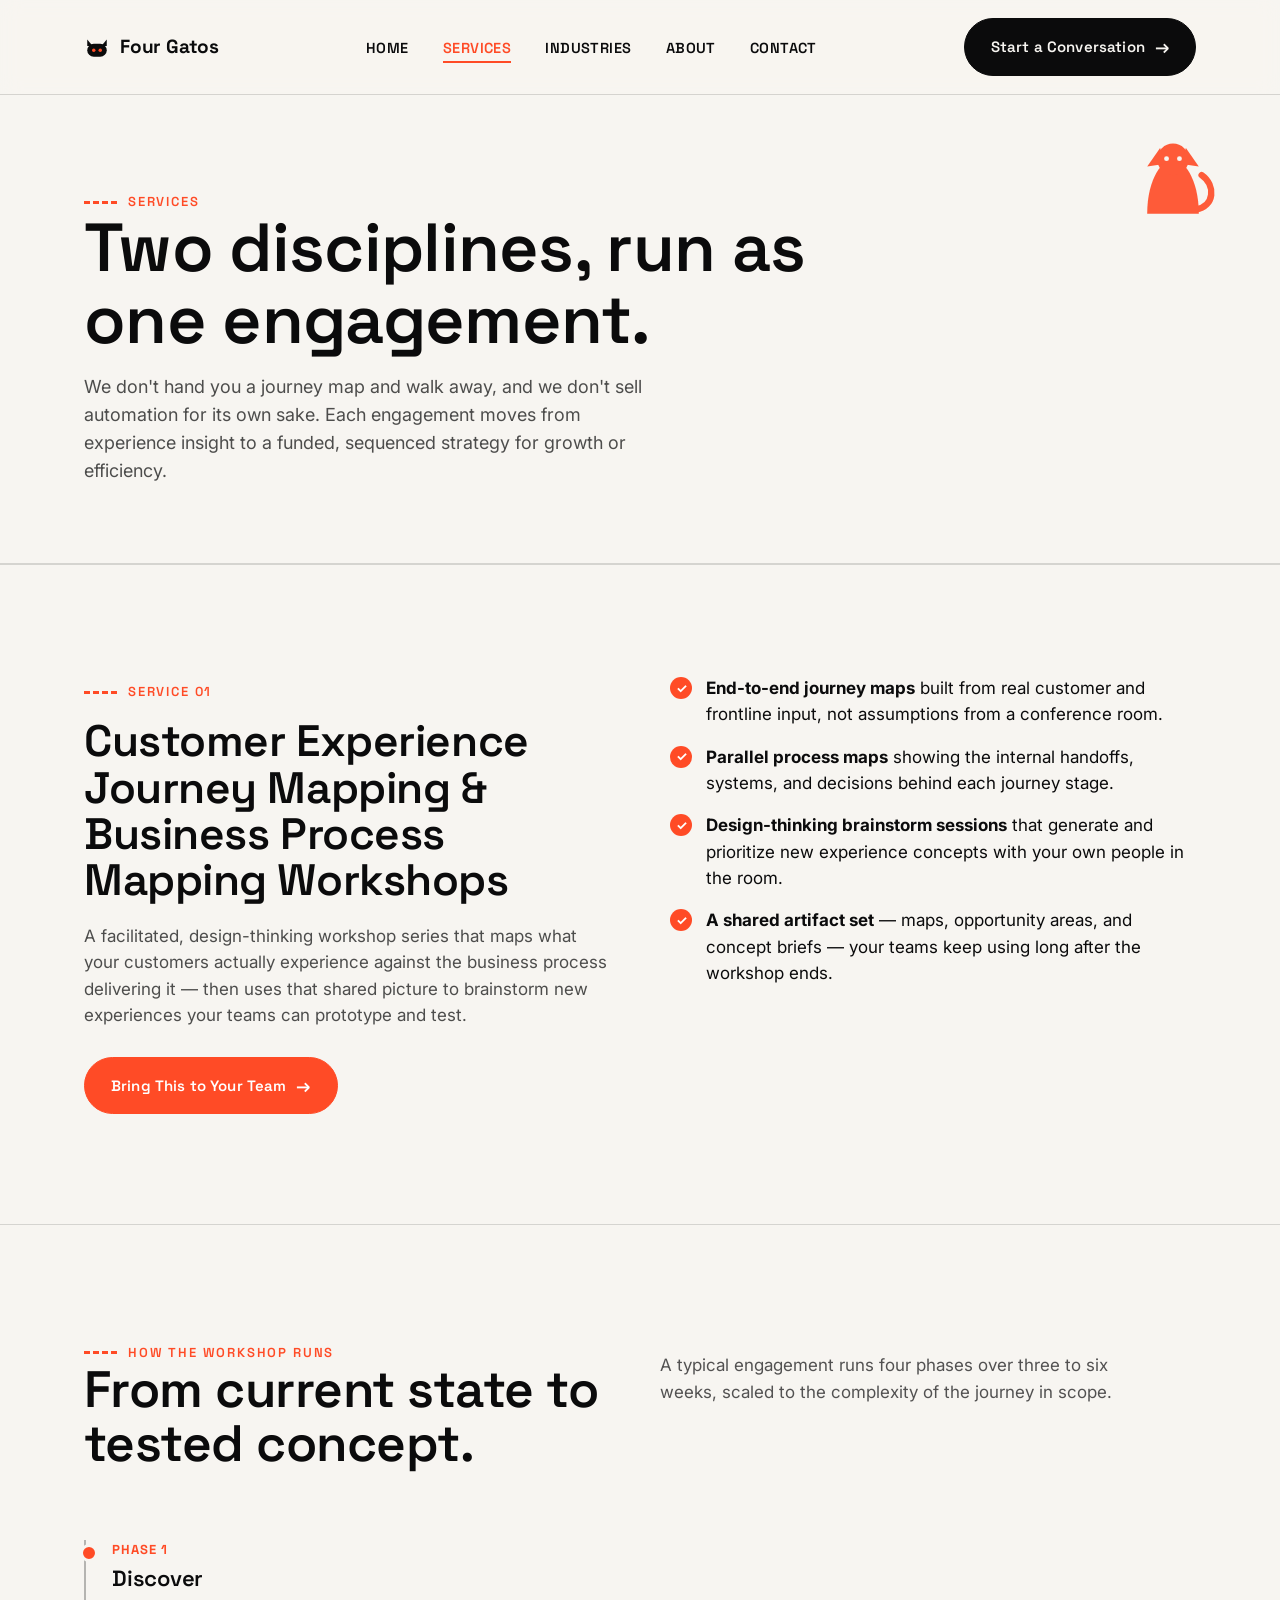
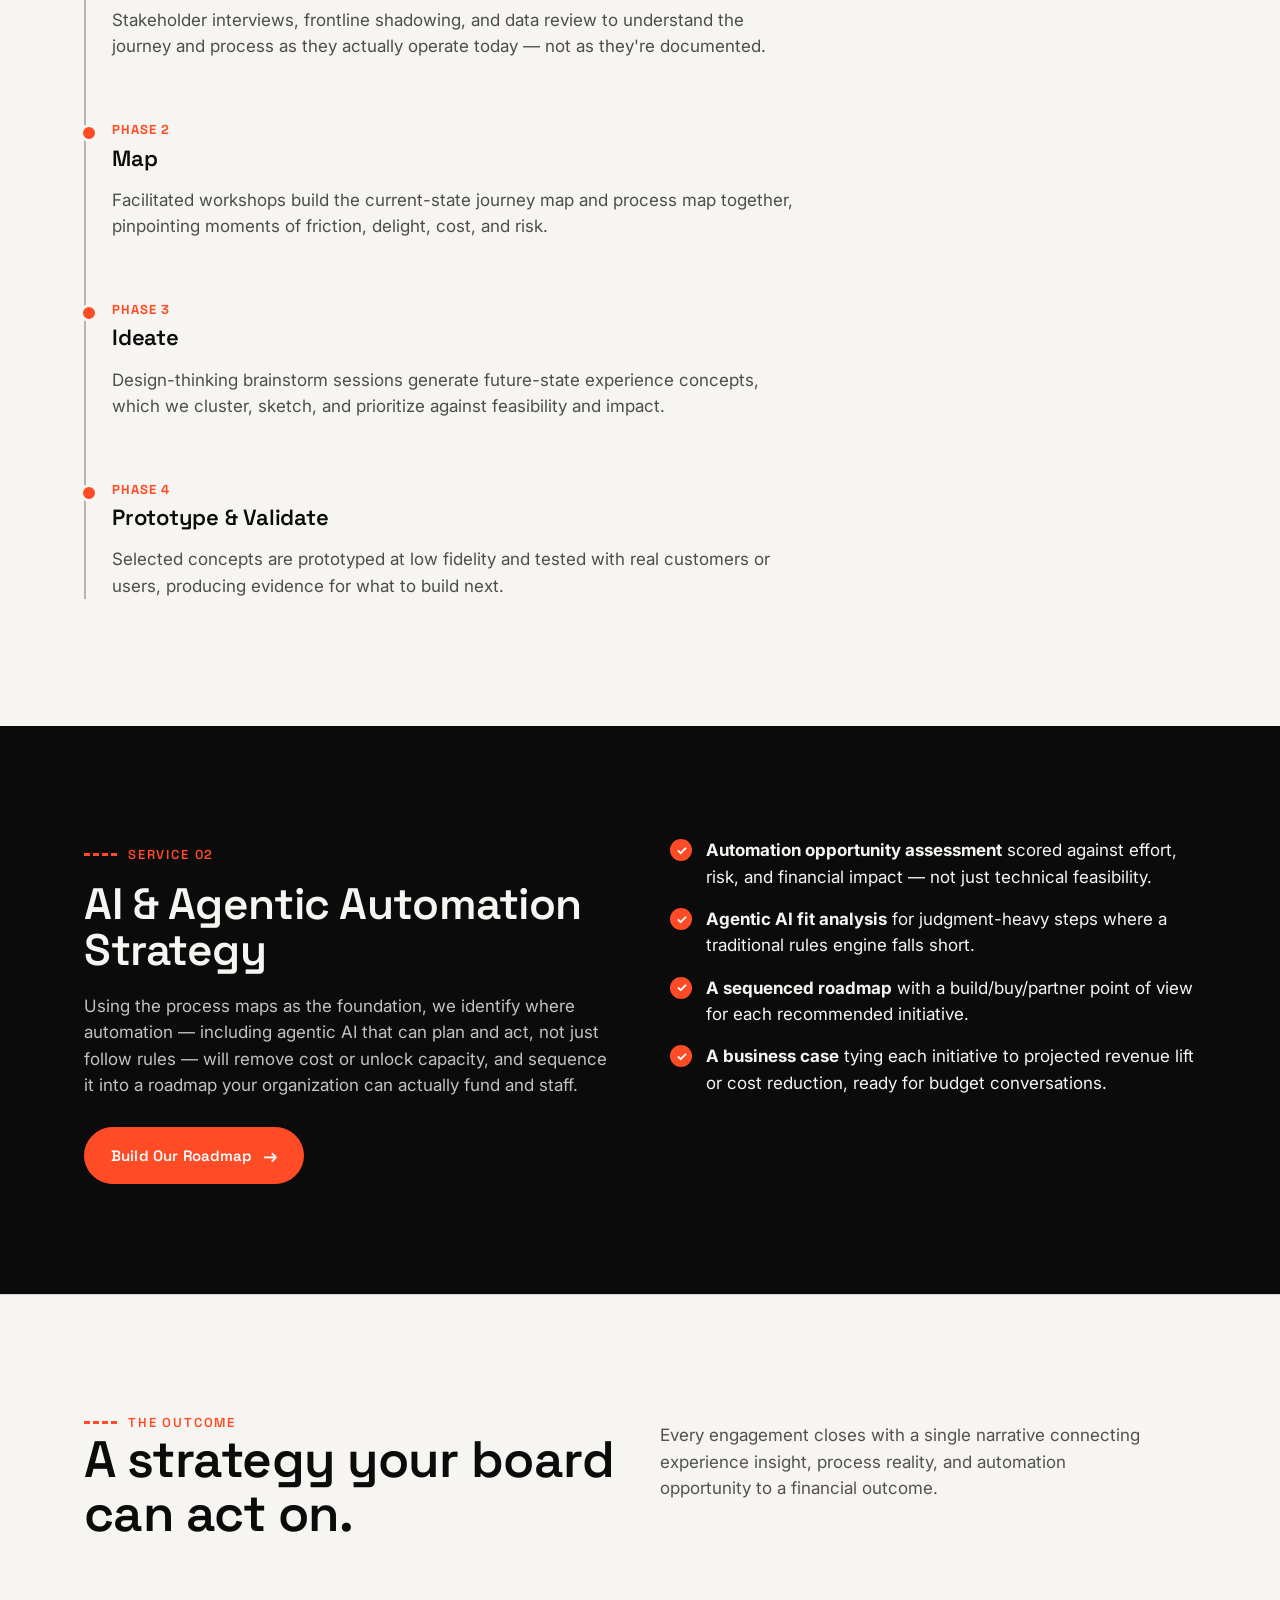
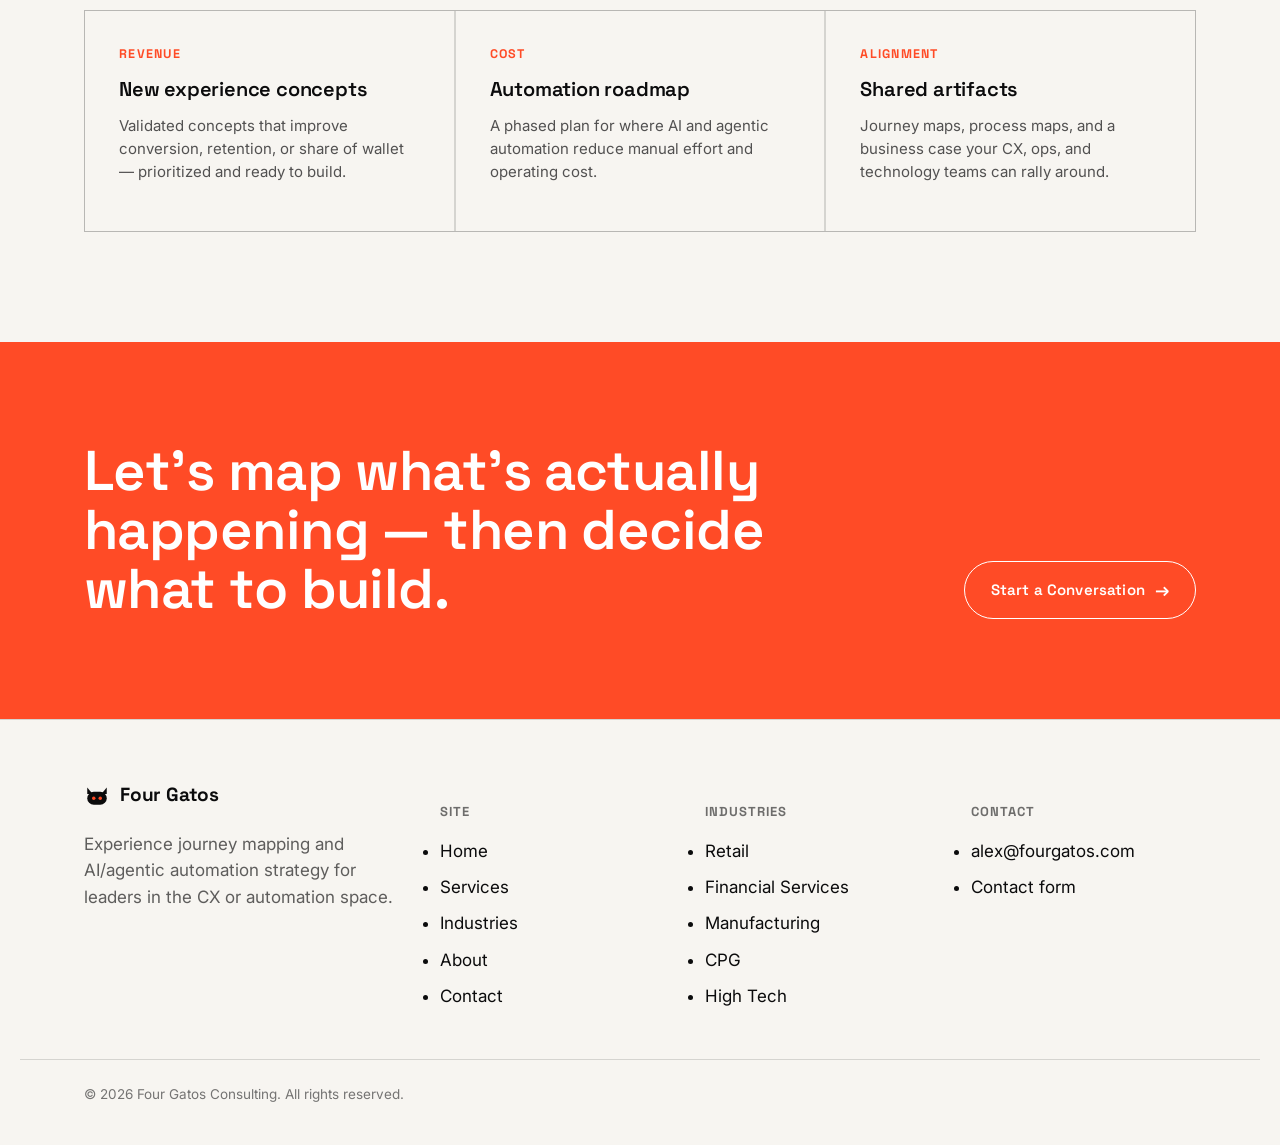
<file: services.html>
<!DOCTYPE html>
<html lang="en">
<head>
<meta charset="UTF-8">
<meta name="viewport" content="width=device-width, initial-scale=1.0">
<title>Services — Four Gatos Consulting</title>
<meta name="description" content="Design-thinking journey mapping and business process mapping workshops, plus AI and agentic automation strategy, for leaders in the CX or automation space.">
<link rel="icon" href="data:image/svg+xml,<svg xmlns=%22http://www.w3.org/2000/svg%22 viewBox=%220 0 48 48%22><rect width=%2248%22 height=%2248%22 rx=%2210%22 fill=%22%230b0b0c%22/><path d=%22M10 12 L18 22 L10 22 Z%22 fill=%22%23f7f5f1%22/><path d=%22M38 12 L38 22 L30 22 Z%22 fill=%22%23f7f5f1%22/><rect x=%2210%22 y=%2220%22 width=%2228%22 height=%2220%22 rx=%2210%22 fill=%22%23f7f5f1%22/><circle cx=%2220%22 cy=%2230%22 r=%222.6%22 fill=%22%23ff4b26%22/><circle cx=%2228%22 cy=%2230%22 r=%222.6%22 fill=%22%23ff4b26%22/></svg>">
<link rel="preconnect" href="https://fonts.googleapis.com">
<link rel="preconnect" href="https://fonts.gstatic.com" crossorigin>
<link href="https://fonts.googleapis.com/css2?family=Inter:wght@400;500;600;700&family=Space+Grotesk:wght@500;600;700&display=swap" rel="stylesheet">
<link rel="stylesheet" href="styles.css">
</head>
<body>

<header class="site-header">
  <nav class="nav">
    <a class="brand" href="index.html"><svg class="brand-mark" viewBox="0 0 48 48" aria-hidden="true"><path class="cat-shape" d="M6 10 L16 22 L6 22 Z"/><path class="cat-shape" d="M42 10 L42 22 L32 22 Z"/><rect class="cat-shape" x="6" y="18" width="36" height="24" rx="12"/><circle class="cat-eye" cx="18" cy="30" r="3.2"/><circle class="cat-eye" cx="30" cy="30" r="3.2"/></svg>Four Gatos</a>
    <ul class="nav-links" id="nav-links">
      <li><a href="index.html">Home</a></li>
      <li><a href="services.html" aria-current="page">Services</a></li>
      <li><a href="industries.html">Industries</a></li>
      <li><a href="about.html">About</a></li>
      <li><a href="contact.html">Contact</a></li>
    </ul>
    <div class="nav-cta">
      <a class="btn btn-solid" href="contact.html">Start a Conversation <span class="btn-arrow">&rarr;</span></a>
      <button class="nav-toggle" aria-label="Toggle menu" aria-expanded="false">
        <span></span><span></span><span></span>
      </button>
    </div>
  </nav>
</header>

<main>

  <section class="page-hero"><svg class="page-hero-mark" viewBox="0 0 120 120" aria-hidden="true"><path class="cat-tail" stroke-width="9" d="M92 104 C118 100 120 70 100 56"/><path class="cat-shape" d="M24 110 C24 60 46 34 60 34 C74 34 96 60 96 110 Z"/><circle class="cat-shape" cx="60" cy="34" r="22"/><path class="cat-shape" d="M42 18 L24 44 L50 40 Z"/><path class="cat-shape" d="M78 18 L96 44 L70 40 Z"/><circle class="cat-eye" cx="51" cy="33" r="3.4"/><circle class="cat-eye" cx="69" cy="33" r="3.4"/></svg>
    <div class="wrap">
      <span class="eyebrow">Services</span>
      <h1>Two disciplines, run as one engagement.</h1>
      <p class="lede">We don't hand you a journey map and walk away, and we don't sell automation for its own sake. Each engagement moves from experience insight to a funded, sequenced strategy for growth or efficiency.</p>
    </div>
  </section>

  <!-- Service 01 -->
  <section class="section-border-top" id="journey-mapping">
    <div class="wrap split">
      <div>
        <span class="eyebrow">Service 01</span>
        <h2 style="font-size:clamp(28px,3.6vw,44px); margin-top:16px;">Customer Experience Journey Mapping &amp; Business Process Mapping Workshops</h2>
        <p style="margin-top:20px; color:color-mix(in srgb, var(--ink) 72%, var(--paper)); max-width:52ch;">A facilitated, design-thinking workshop series that maps what your customers actually experience against the business process delivering it — then uses that shared picture to brainstorm new experiences your teams can prototype and test.</p>
        <div class="hero-actions" style="margin-top:28px;">
          <a class="btn btn-signal" href="contact.html">Bring This to Your Team <span class="btn-arrow">&rarr;</span></a>
        </div>
      </div>
      <div>
        <ul class="check-list">
          <li><span class="mark">&#10003;</span><span><strong>End-to-end journey maps</strong> built from real customer and frontline input, not assumptions from a conference room.</span></li>
          <li><span class="mark">&#10003;</span><span><strong>Parallel process maps</strong> showing the internal handoffs, systems, and decisions behind each journey stage.</span></li>
          <li><span class="mark">&#10003;</span><span><strong>Design-thinking brainstorm sessions</strong> that generate and prioritize new experience concepts with your own people in the room.</span></li>
          <li><span class="mark">&#10003;</span><span><strong>A shared artifact set</strong> — maps, opportunity areas, and concept briefs — your teams keep using long after the workshop ends.</span></li>
        </ul>
      </div>
    </div>
  </section>

  <!-- Process timeline for service 01 -->
  <section class="section-border-top">
    <div class="wrap">
      <div class="section-head">
        <div>
          <span class="eyebrow">How the Workshop Runs</span>
          <h2>From current state to tested concept.</h2>
        </div>
        <p class="desc">A typical engagement runs four phases over three to six weeks, scaled to the complexity of the journey in scope.</p>
      </div>
      <div class="timeline">
        <div class="tl-item">
          <span class="tl-label">Phase 1</span>
          <h3>Discover</h3>
          <p>Stakeholder interviews, frontline shadowing, and data review to understand the journey and process as they actually operate today — not as they're documented.</p>
        </div>
        <div class="tl-item">
          <span class="tl-label">Phase 2</span>
          <h3>Map</h3>
          <p>Facilitated workshops build the current-state journey map and process map together, pinpointing moments of friction, delight, cost, and risk.</p>
        </div>
        <div class="tl-item">
          <span class="tl-label">Phase 3</span>
          <h3>Ideate</h3>
          <p>Design-thinking brainstorm sessions generate future-state experience concepts, which we cluster, sketch, and prioritize against feasibility and impact.</p>
        </div>
        <div class="tl-item">
          <span class="tl-label">Phase 4</span>
          <h3>Prototype &amp; Validate</h3>
          <p>Selected concepts are prototyped at low fidelity and tested with real customers or users, producing evidence for what to build next.</p>
        </div>
      </div>
    </div>
  </section>

  <!-- Service 02 -->
  <section class="section-dark section-border-top" id="ai-automation">
    <div class="wrap split">
      <div>
        <span class="eyebrow">Service 02</span>
        <h2 style="font-size:clamp(28px,3.6vw,44px); margin-top:16px;">AI &amp; Agentic Automation Strategy</h2>
        <p style="margin-top:20px; color:color-mix(in srgb, var(--paper) 78%, var(--ink)); max-width:52ch;">Using the process maps as the foundation, we identify where automation — including agentic AI that can plan and act, not just follow rules — will remove cost or unlock capacity, and sequence it into a roadmap your organization can actually fund and staff.</p>
        <div class="hero-actions" style="margin-top:28px;">
          <a class="btn btn-signal" href="contact.html">Build Our Roadmap <span class="btn-arrow">&rarr;</span></a>
        </div>
      </div>
      <div>
        <ul class="check-list">
          <li><span class="mark">&#10003;</span><span><strong>Automation opportunity assessment</strong> scored against effort, risk, and financial impact — not just technical feasibility.</span></li>
          <li><span class="mark">&#10003;</span><span><strong>Agentic AI fit analysis</strong> for judgment-heavy steps where a traditional rules engine falls short.</span></li>
          <li><span class="mark">&#10003;</span><span><strong>A sequenced roadmap</strong> with a build/buy/partner point of view for each recommended initiative.</span></li>
          <li><span class="mark">&#10003;</span><span><strong>A business case</strong> tying each initiative to projected revenue lift or cost reduction, ready for budget conversations.</span></li>
        </ul>
      </div>
    </div>
  </section>

  <!-- Outcomes -->
  <section class="section-border-top">
    <div class="wrap">
      <div class="section-head">
        <div>
          <span class="eyebrow">The Outcome</span>
          <h2>A strategy your board can act on.</h2>
        </div>
        <p class="desc">Every engagement closes with a single narrative connecting experience insight, process reality, and automation opportunity to a financial outcome.</p>
      </div>
      <div class="card-grid">
        <div class="card">
          <span class="tag">Revenue</span>
          <h4>New experience concepts</h4>
          <p>Validated concepts that improve conversion, retention, or share of wallet — prioritized and ready to build.</p>
        </div>
        <div class="card">
          <span class="tag">Cost</span>
          <h4>Automation roadmap</h4>
          <p>A phased plan for where AI and agentic automation reduce manual effort and operating cost.</p>
        </div>
        <div class="card">
          <span class="tag">Alignment</span>
          <h4>Shared artifacts</h4>
          <p>Journey maps, process maps, and a business case your CX, ops, and technology teams can rally around.</p>
        </div>
      </div>
    </div>
  </section>

  <section class="banner">
    <div class="wrap banner-row">
      <h2>Let's map what's actually happening — then decide what to build.</h2>
      <a class="btn" href="contact.html">Start a Conversation <span class="btn-arrow">&rarr;</span></a>
    </div>
  </section>

</main>

<footer class="site-footer">
  <div class="wrap footer-grid">
    <div>
      <a class="brand" href="index.html"><svg class="brand-mark" viewBox="0 0 48 48" aria-hidden="true"><path class="cat-shape" d="M6 10 L16 22 L6 22 Z"/><path class="cat-shape" d="M42 10 L42 22 L32 22 Z"/><rect class="cat-shape" x="6" y="18" width="36" height="24" rx="12"/><circle class="cat-eye" cx="18" cy="30" r="3.2"/><circle class="cat-eye" cx="30" cy="30" r="3.2"/></svg>Four Gatos</a>
      <p style="margin-top:16px; max-width:32ch; color:color-mix(in srgb, var(--ink) 65%, var(--paper));">Experience journey mapping and AI/agentic automation strategy for leaders in the CX or automation space.</p>
    </div>
    <div>
      <h5>Site</h5>
      <ul>
        <li><a href="index.html">Home</a></li>
        <li><a href="services.html">Services</a></li>
        <li><a href="industries.html">Industries</a></li>
        <li><a href="about.html">About</a></li>
        <li><a href="contact.html">Contact</a></li>
      </ul>
    </div>
    <div>
      <h5>Industries</h5>
      <ul>
        <li><a href="industries.html#retail">Retail</a></li>
        <li><a href="industries.html#financial-services">Financial Services</a></li>
        <li><a href="industries.html#manufacturing">Manufacturing</a></li>
        <li><a href="industries.html#cpg">CPG</a></li>
        <li><a href="industries.html#high-tech">High Tech</a></li>
      </ul>
    </div>
    <div>
      <h5>Contact</h5>
      <ul>
        <li><a href="mailto:alex@fourgatos.com">alex@fourgatos.com</a></li>
        <li><a href="contact.html">Contact form</a></li>
      </ul>
    </div>
  </div>
  <div class="wrap footer-bottom">
    <span>&copy; 2026 Four Gatos Consulting. All rights reserved.</span>
  </div>
</footer>

<script src="script.js"></script>
</body>
</html>
</file>
<file: styles.css>
/* ==========================================================================
   Four Gatos Consulting — shared design system
   firm name, then update --brand-name usage sites as needed.
   ========================================================================== */

:root {
  --ink: #0b0b0c;
  --paper: #f7f5f1;
  --paper-2: #efeae2;
  --white: #ffffff;
  --signal: #ff4b26;
  --signal-dim: #d63c1b;
  --line: rgba(11, 11, 12, 0.14);
  --line-strong: rgba(11, 11, 12, 0.28);

  --font-display: "Space Grotesk", "Helvetica Neue", Arial, sans-serif;
  --font-body: "Inter", "Helvetica Neue", Arial, sans-serif;

  --max: 1240px;
  --gutter: clamp(20px, 5vw, 64px);
}

@media (prefers-color-scheme: dark) {
  :root:not([data-theme="light"]) {
    --ink: #f2f0ec;
    --paper: #0b0b0c;
    --paper-2: #161617;
    --white: #131313;
    --line: rgba(242, 240, 236, 0.16);
    --line-strong: rgba(242, 240, 236, 0.3);
  }
}
:root[data-theme="dark"] {
  --ink: #f2f0ec;
  --paper: #0b0b0c;
  --paper-2: #161617;
  --white: #131313;
  --line: rgba(242, 240, 236, 0.16);
  --line-strong: rgba(242, 240, 236, 0.3);
}

* { box-sizing: border-box; }
html { scroll-behavior: smooth; }
body {
  margin: 0;
  background: var(--paper);
  color: var(--ink);
  font-family: var(--font-body);
  font-size: 17px;
  line-height: 1.55;
  -webkit-font-smoothing: antialiased;
}

h1, h2, h3, h4 {
  font-family: var(--font-display);
  font-weight: 600;
  line-height: 1.05;
  margin: 0;
  letter-spacing: -0.01em;
}

a { color: inherit; text-decoration: none; }
img { max-width: 100%; display: block; }
ul { margin: 0; padding: 0; }

.wrap {
  max-width: var(--max);
  margin: 0 auto;
  padding: 0 var(--gutter);
}

.eyebrow {
  display: inline-flex;
  align-items: center;
  gap: 10px;
  font-family: var(--font-display);
  font-size: 13px;
  font-weight: 600;
  letter-spacing: 0.14em;
  text-transform: uppercase;
  color: var(--signal);
}
.eyebrow::before {
  content: "";
  width: 34px;
  height: 3px;
  display: inline-block;
  background-image: repeating-linear-gradient(to right, var(--signal) 0 6px, transparent 6px 9px);
}

.btn {
  display: inline-flex;
  align-items: center;
  gap: 10px;
  font-family: var(--font-display);
  font-weight: 600;
  font-size: 15px;
  letter-spacing: 0.01em;
  padding: 14px 26px;
  border-radius: 999px;
  border: 1.5px solid var(--ink);
  background: transparent;
  color: var(--ink);
  cursor: pointer;
  transition: transform 0.18s ease, background 0.18s ease, color 0.18s ease;
}
.btn:hover { transform: translateY(-2px); }
.btn-solid {
  background: var(--ink);
  color: var(--paper);
  border-color: var(--ink);
}
.btn-signal {
  background: var(--signal);
  border-color: var(--signal);
  color: var(--white);
}
.btn-signal:hover { background: var(--signal-dim); }
.btn-arrow { font-size: 18px; transition: transform 0.18s ease; }
.btn:hover .btn-arrow { transform: translateX(3px); }

/* ---------- Header / Nav ---------- */
.site-header {
  position: sticky;
  top: 0;
  z-index: 100;
  background: color-mix(in srgb, var(--paper) 88%, transparent);
  backdrop-filter: saturate(160%) blur(10px);
  border-bottom: 1px solid var(--line);
}
.nav {
  display: flex;
  align-items: center;
  justify-content: space-between;
  padding: 18px var(--gutter);
  max-width: var(--max);
  margin: 0 auto;
}
.brand {
  font-family: var(--font-display);
  font-weight: 700;
  font-size: 19px;
  letter-spacing: -0.01em;
  display: inline-flex;
  align-items: center;
  gap: 10px;
  color: var(--ink);
}
.brand-mark {
  width: 26px;
  height: 26px;
  flex-shrink: 0;
}

/* ---------- Four Gatos brand mark (cat icon) ---------- */
.cat-shape { fill: currentColor; }
.cat-eye { fill: var(--signal); }
.cat-tail { fill: none; stroke: currentColor; stroke-linecap: round; }

.cat-cluster {
  display: flex;
  align-items: flex-end;
  gap: 2px;
  color: var(--ink);
  margin-bottom: 10px;
}
.cat-cluster svg { flex-shrink: 0; }
.cat-figure-accent .cat-shape { fill: var(--signal); }
.cat-figure-accent .cat-tail { stroke: var(--signal); }
.cat-figure-accent .cat-eye { fill: var(--paper); }

.page-hero { position: relative; overflow: hidden; }
.page-hero-mark {
  position: absolute;
  top: clamp(20px, 4vw, 40px);
  right: var(--gutter);
  width: clamp(54px, 8vw, 86px);
  height: clamp(54px, 8vw, 86px);
  color: var(--signal);
  opacity: 0.9;
}
.page-hero-mark .cat-eye { fill: var(--paper); }
@media (max-width: 700px) { .page-hero-mark { display: none; } }

.nav-links {
  display: flex;
  align-items: center;
  gap: 34px;
  list-style: none;
}
.nav-links a {
  font-family: var(--font-display);
  font-weight: 600;
  font-size: 14.5px;
  letter-spacing: 0.03em;
  text-transform: uppercase;
  position: relative;
  padding: 6px 0;
}
.nav-links a::after {
  content: "";
  position: absolute;
  left: 0; bottom: 0;
  width: 0; height: 2px;
  background: var(--signal);
  transition: width 0.2s ease;
}
.nav-links a:hover::after,
.nav-links a[aria-current="page"]::after { width: 100%; }
.nav-links a[aria-current="page"] { color: var(--signal); }

.nav-cta { display: flex; align-items: center; gap: 18px; }
.nav-toggle {
  display: none;
  flex-direction: column;
  gap: 5px;
  background: none;
  border: none;
  cursor: pointer;
  padding: 6px;
}
.nav-toggle span {
  width: 24px; height: 2px; background: var(--ink); display: block;
}

@media (max-width: 900px) {
  .nav-links {
    position: fixed; inset: 68px 0 0 0;
    background: var(--paper);
    flex-direction: column;
    align-items: flex-start;
    gap: 0;
    padding: 10px var(--gutter) 40px;
    transform: translateY(-8px);
    opacity: 0;
    pointer-events: none;
    transition: opacity 0.2s ease, transform 0.2s ease;
    border-bottom: 1px solid var(--line);
  }
  .nav-links.open { opacity: 1; transform: translateY(0); pointer-events: auto; }
  .nav-links li { width: 100%; border-bottom: 1px solid var(--line); }
  .nav-links a { display: block; padding: 18px 0; font-size: 17px; }
  .nav-toggle { display: flex; }
  .nav-cta .btn-solid { display: none; }
}

/* ---------- Hero ---------- */
.hero {
  padding: clamp(60px, 10vw, 130px) 0 clamp(50px, 8vw, 90px);
  border-bottom: 1px solid var(--line);
}
.hero-grid {
  display: grid;
  grid-template-columns: 1.4fr 1fr;
  gap: 48px;
  align-items: end;
}
.hero h1 {
  font-size: clamp(42px, 6.2vw, 88px);
  letter-spacing: -0.02em;
}
.hero .lede {
  font-size: clamp(17px, 1.6vw, 20px);
  max-width: 46ch;
  color: color-mix(in srgb, var(--ink) 74%, var(--paper));
  margin-top: 22px;
}
.hero-actions {
  display: flex;
  gap: 16px;
  margin-top: 34px;
  flex-wrap: wrap;
}
.hero-aside {
  display: flex;
  flex-direction: column;
  gap: 16px;
  padding-bottom: 6px;
}
.stat {
  border-top: 1px solid var(--line-strong);
  padding-top: 12px;
}
.stat .num {
  font-family: var(--font-display);
  font-size: clamp(26px, 3vw, 34px);
  font-weight: 700;
  color: var(--signal);
}
.stat .label {
  font-size: 13.5px;
  color: color-mix(in srgb, var(--ink) 62%, var(--paper));
}

@media (max-width: 820px) {
  .hero-grid { grid-template-columns: 1fr; }
}

/* ---------- Section scaffolding ---------- */
section { padding: clamp(60px, 9vw, 110px) 0; }
.section-border-top { border-top: 1px solid var(--line); }
.section-dark {
  background: var(--ink);
  color: var(--paper);
}
.section-dark .eyebrow { color: var(--signal); }
.section-head {
  display: grid;
  grid-template-columns: 1fr 1fr;
  gap: 40px;
  align-items: start;
  margin-bottom: clamp(40px, 6vw, 70px);
}
.section-head h2 {
  font-size: clamp(30px, 4vw, 52px);
}
.section-head .desc {
  font-size: 17px;
  color: color-mix(in srgb, var(--ink) 70%, var(--paper));
  max-width: 44ch;
}
.section-dark .section-head .desc { color: color-mix(in srgb, var(--paper) 78%, var(--ink)); }
@media (max-width: 820px) {
  .section-head { grid-template-columns: 1fr; }
}

/* ---------- Numbered rows (services / process) ---------- */
.row-list { border-top: 1px solid var(--line); }
.row-item {
  display: grid;
  grid-template-columns: 90px 1.1fr 1.4fr;
  gap: 30px;
  padding: 34px 0;
  border-bottom: 1px solid var(--line);
  align-items: start;
}
.row-item .idx {
  font-family: var(--font-display);
  font-weight: 700;
  font-size: 15px;
  color: var(--signal);
  padding-top: 6px;
}
.row-item h3 { font-size: clamp(22px, 2.4vw, 28px); }
.row-item p { margin: 12px 0 0; color: color-mix(in srgb, var(--ink) 72%, var(--paper)); }
.section-dark .row-item p { color: color-mix(in srgb, var(--paper) 78%, var(--ink)); }
.section-dark .row-list, .section-dark .row-item { border-color: rgba(247,245,241,0.16); }
@media (max-width: 820px) {
  .row-item { grid-template-columns: 1fr; gap: 12px; }
}

/* ---------- Card grid ---------- */
.card-grid {
  display: grid;
  grid-template-columns: repeat(3, 1fr);
  gap: 2px;
  background: var(--line);
  border: 1px solid var(--line);
}
.card {
  background: var(--paper);
  padding: 34px;
  display: flex;
  flex-direction: column;
  gap: 14px;
  min-height: 220px;
  transition: background 0.2s ease;
}
.card:hover { background: var(--paper-2); }
.card .tag {
  font-family: var(--font-display);
  font-size: 12.5px;
  font-weight: 700;
  letter-spacing: 0.1em;
  text-transform: uppercase;
  color: var(--signal);
}
.card h4 { font-size: 20px; }
.card p { margin: 0; font-size: 15px; color: color-mix(in srgb, var(--ink) 70%, var(--paper)); }
@media (max-width: 900px) {
  .card-grid { grid-template-columns: repeat(2, 1fr); }
}
@media (max-width: 640px) {
  .card-grid { grid-template-columns: 1fr; }
}

/* ---------- Industry strip ---------- */
.industry-grid {
  display: grid;
  grid-template-columns: repeat(5, 1fr);
  border-top: 1px solid var(--line);
  border-left: 1px solid var(--line);
}
.industry-cell {
  border-right: 1px solid var(--line);
  border-bottom: 1px solid var(--line);
  padding: 30px 22px;
  min-height: 190px;
  display: flex;
  flex-direction: column;
  justify-content: space-between;
  gap: 16px;
  position: relative;
  overflow: hidden;
}
.industry-cell::before {
  content: "";
  position: absolute; inset: 0;
  background: var(--signal);
  transform: translateY(101%);
  transition: transform 0.28s cubic-bezier(.4,0,.2,1);
  z-index: 0;
}
.industry-cell:hover::before { transform: translateY(0); }
.industry-cell > * { position: relative; z-index: 1; }
.industry-cell:hover { color: var(--white); }
.industry-cell .num { font-family: var(--font-display); font-size: 13px; color: var(--signal); font-weight: 700; }
.industry-cell:hover .num { color: var(--white); }
.industry-cell h4 { font-size: 18px; }
.industry-cell .mode {
  font-size: 12px;
  letter-spacing: 0.06em;
  text-transform: uppercase;
  color: color-mix(in srgb, var(--ink) 55%, var(--paper));
  font-weight: 600;
}
.industry-cell:hover .mode { color: rgba(255,255,255,0.85); }
@media (max-width: 980px) { .industry-grid { grid-template-columns: repeat(2, 1fr); } }
@media (max-width: 560px) { .industry-grid { grid-template-columns: 1fr; } }

/* ---------- Pull quote / CTA banner ---------- */
.banner {
  background: var(--signal);
  color: var(--white);
  padding: clamp(60px, 8vw, 100px) 0;
}
.banner h2 {
  font-size: clamp(30px, 4.4vw, 56px);
  max-width: 22ch;
}
.banner-row {
  display: flex;
  justify-content: space-between;
  align-items: flex-end;
  gap: 30px;
  flex-wrap: wrap;
}
.banner .btn { border-color: var(--white); color: var(--white); }
.banner .btn:hover { background: var(--white); color: var(--signal); }

/* ---------- Process timeline (services page) ---------- */
.timeline { position: relative; padding-left: 26px; border-left: 2px solid var(--line-strong); }
.tl-item { padding-bottom: 44px; position: relative; }
.tl-item:last-child { padding-bottom: 0; }
.tl-item::before {
  content: "";
  position: absolute; left: -32px; top: 4px;
  width: 12px; height: 12px; border-radius: 50%;
  background: var(--signal);
  border: 3px solid var(--paper);
}
.tl-item .tl-label {
  font-family: var(--font-display);
  font-weight: 700;
  font-size: 13px;
  letter-spacing: 0.08em;
  text-transform: uppercase;
  color: var(--signal);
  margin-bottom: 6px;
  display: block;
}
.tl-item h3 { font-size: 22px; margin-bottom: 8px; }
.tl-item p { color: color-mix(in srgb, var(--ink) 72%, var(--paper)); max-width: 62ch; }

/* ---------- Two-col text block ---------- */
.split {
  display: grid;
  grid-template-columns: 1fr 1fr;
  gap: 60px;
  align-items: start;
}
@media (max-width: 820px) { .split { grid-template-columns: 1fr; } }

.pull-quote {
  font-family: var(--font-display);
  font-size: clamp(22px, 2.6vw, 32px);
  font-weight: 500;
  line-height: 1.3;
  border-left: 3px solid var(--signal);
  padding-left: 26px;
}
.pull-quote cite {
  display: block;
  margin-top: 16px;
  font-family: var(--font-body);
  font-style: normal;
  font-size: 14px;
  font-weight: 600;
  color: color-mix(in srgb, var(--ink) 62%, var(--paper));
}

.placeholder-flag {
  display: inline-block;
  margin-top: 10px;
  font-size: 12.5px;
  font-weight: 600;
  letter-spacing: 0.04em;
  text-transform: uppercase;
  color: var(--signal-dim);
  border: 1px dashed var(--signal-dim);
  padding: 4px 10px;
  border-radius: 999px;
}

/* ---------- Value list (checkmarks) ---------- */
.check-list { list-style: none; display: flex; flex-direction: column; gap: 16px; }
.check-list li { display: flex; gap: 14px; align-items: flex-start; }
.check-list .mark {
  flex-shrink: 0;
  width: 22px; height: 22px;
  border-radius: 50%;
  background: var(--signal);
  color: var(--white);
  font-size: 13px;
  display: flex; align-items: center; justify-content: center;
  font-weight: 700;
  margin-top: 2px;
}

/* ---------- Contact page ---------- */
.contact-grid {
  display: grid;
  grid-template-columns: 1fr 1.15fr;
  gap: 60px;
}
@media (max-width: 900px) { .contact-grid { grid-template-columns: 1fr; } }

.contact-info dl {
  margin: 28px 0 0;
  display: flex;
  flex-direction: column;
  gap: 18px;
}
.contact-info dt {
  font-family: var(--font-display);
  font-size: 12.5px;
  letter-spacing: 0.08em;
  text-transform: uppercase;
  color: var(--signal);
  font-weight: 700;
}
.contact-info dd {
  margin: 4px 0 0;
  font-size: 17px;
}

.form-field { margin-bottom: 22px; }
.form-field label {
  display: block;
  font-family: var(--font-display);
  font-size: 13px;
  font-weight: 600;
  letter-spacing: 0.04em;
  text-transform: uppercase;
  margin-bottom: 8px;
}
.form-field input,
.form-field select,
.form-field textarea {
  width: 100%;
  border: none;
  border-bottom: 1.5px solid var(--line-strong);
  background: transparent;
  padding: 12px 2px;
  font-family: var(--font-body);
  font-size: 16px;
  color: var(--ink);
  transition: border-color 0.18s ease;
}
.form-field input:focus,
.form-field select:focus,
.form-field textarea:focus {
  outline: none;
  border-color: var(--signal);
}
.form-row { display: grid; grid-template-columns: 1fr 1fr; gap: 20px; }
@media (max-width: 560px) { .form-row { grid-template-columns: 1fr; } }
.form-note {
  font-size: 13.5px;
  color: color-mix(in srgb, var(--ink) 60%, var(--paper));
  margin-top: 14px;
}
.form-status {
  margin-top: 18px;
  font-size: 14.5px;
  font-weight: 600;
  display: none;
}
.form-status.visible { display: block; }
.form-status.ok { color: #1a7f4b; }
.form-status.err { color: var(--signal-dim); }

/* ---------- Footer ---------- */
.site-footer {
  border-top: 1px solid var(--line);
  padding: 60px 0 40px;
}
.footer-grid {
  display: grid;
  grid-template-columns: 1.4fr 1fr 1fr 1fr;
  gap: 40px;
}
.footer-grid h5 {
  font-family: var(--font-display);
  font-size: 13px;
  letter-spacing: 0.08em;
  text-transform: uppercase;
  margin-bottom: 16px;
  color: color-mix(in srgb, var(--ink) 58%, var(--paper));
}
.footer-grid ul { display: flex; flex-direction: column; gap: 10px; }
.footer-grid a:hover { color: var(--signal); }
.footer-bottom {
  margin-top: 50px;
  padding-top: 24px;
  border-top: 1px solid var(--line);
  display: flex;
  justify-content: space-between;
  flex-wrap: wrap;
  gap: 12px;
  font-size: 13.5px;
  color: color-mix(in srgb, var(--ink) 55%, var(--paper));
}
@media (max-width: 820px) {
  .footer-grid { grid-template-columns: 1fr 1fr; }
}

/* ---------- Page hero (non-home) ---------- */
.page-hero {
  padding: clamp(50px, 8vw, 90px) 0 clamp(40px, 6vw, 60px);
  border-bottom: 1px solid var(--line);
}
.page-hero h1 { font-size: clamp(38px, 5.6vw, 68px); max-width: 18ch; }
.page-hero .lede { margin-top: 18px; font-size: 18px; max-width: 52ch; color: color-mix(in srgb, var(--ink) 72%, var(--paper)); }
</file>
